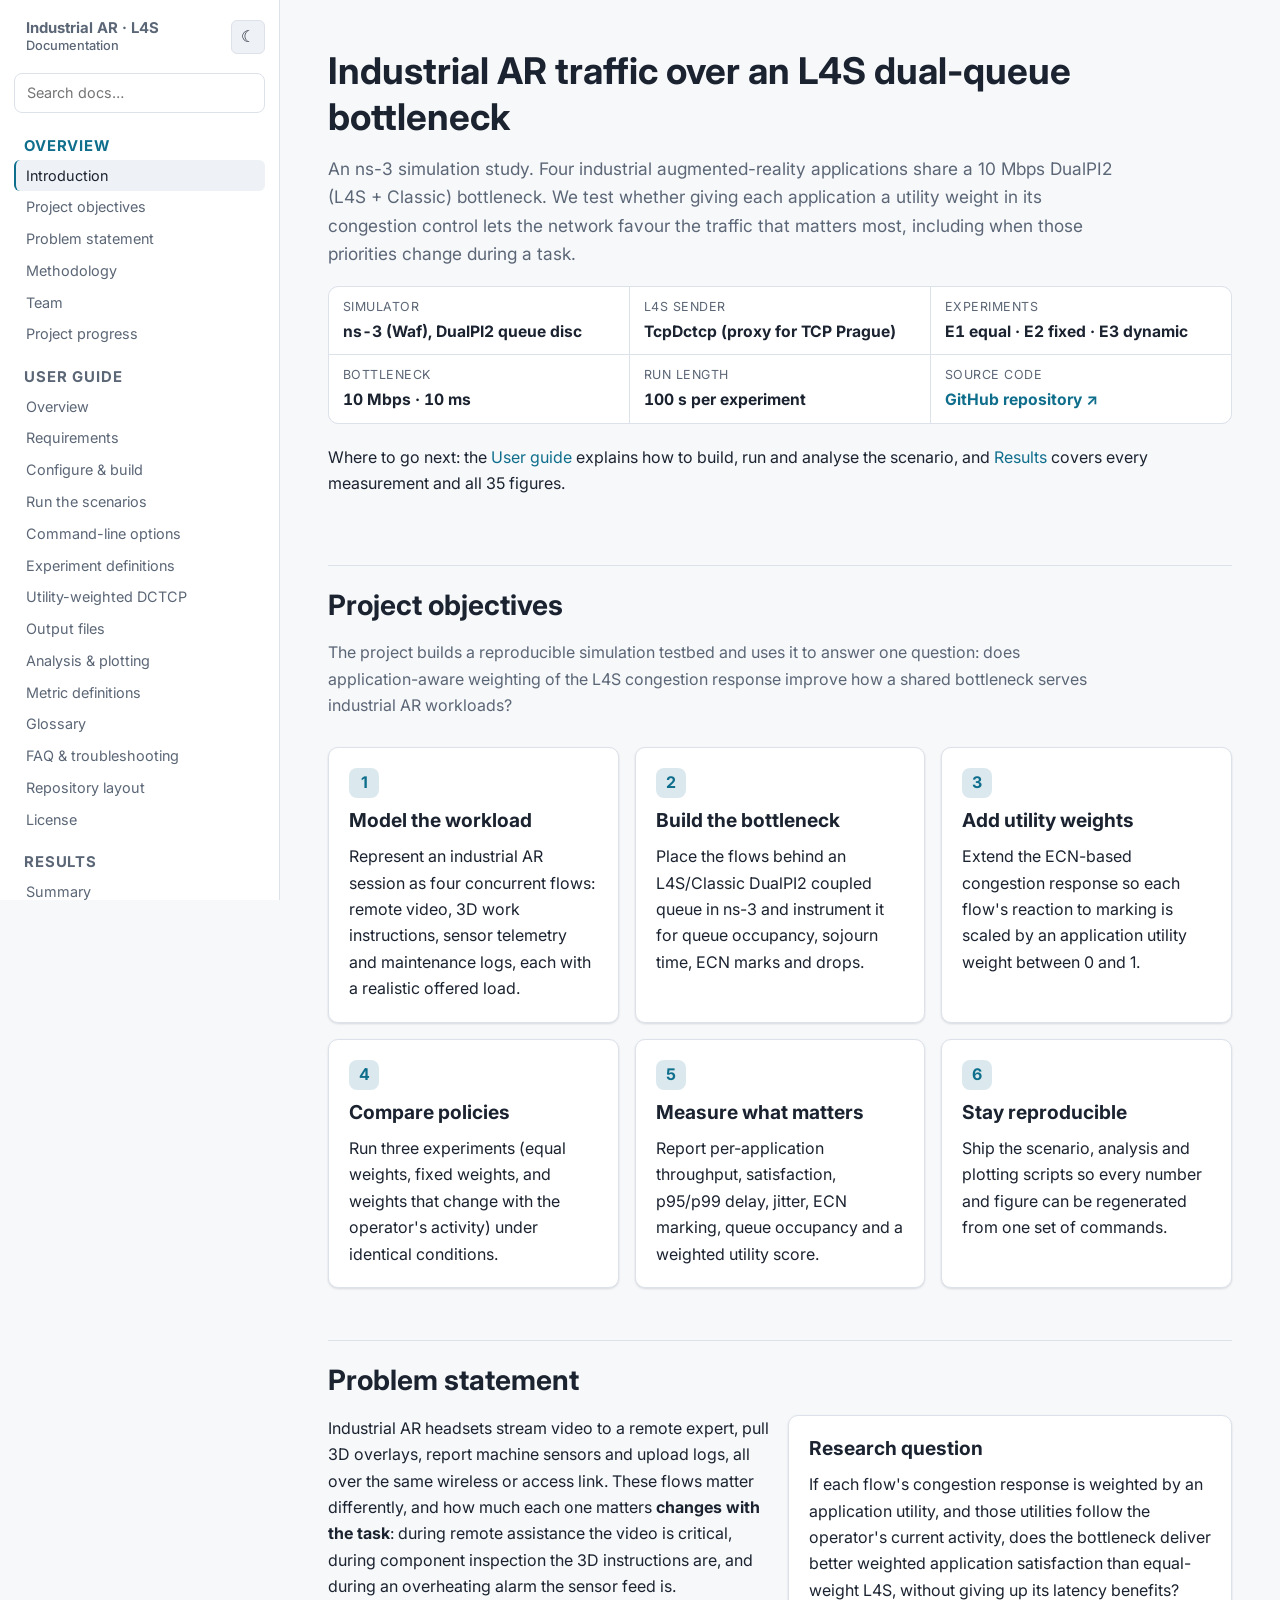
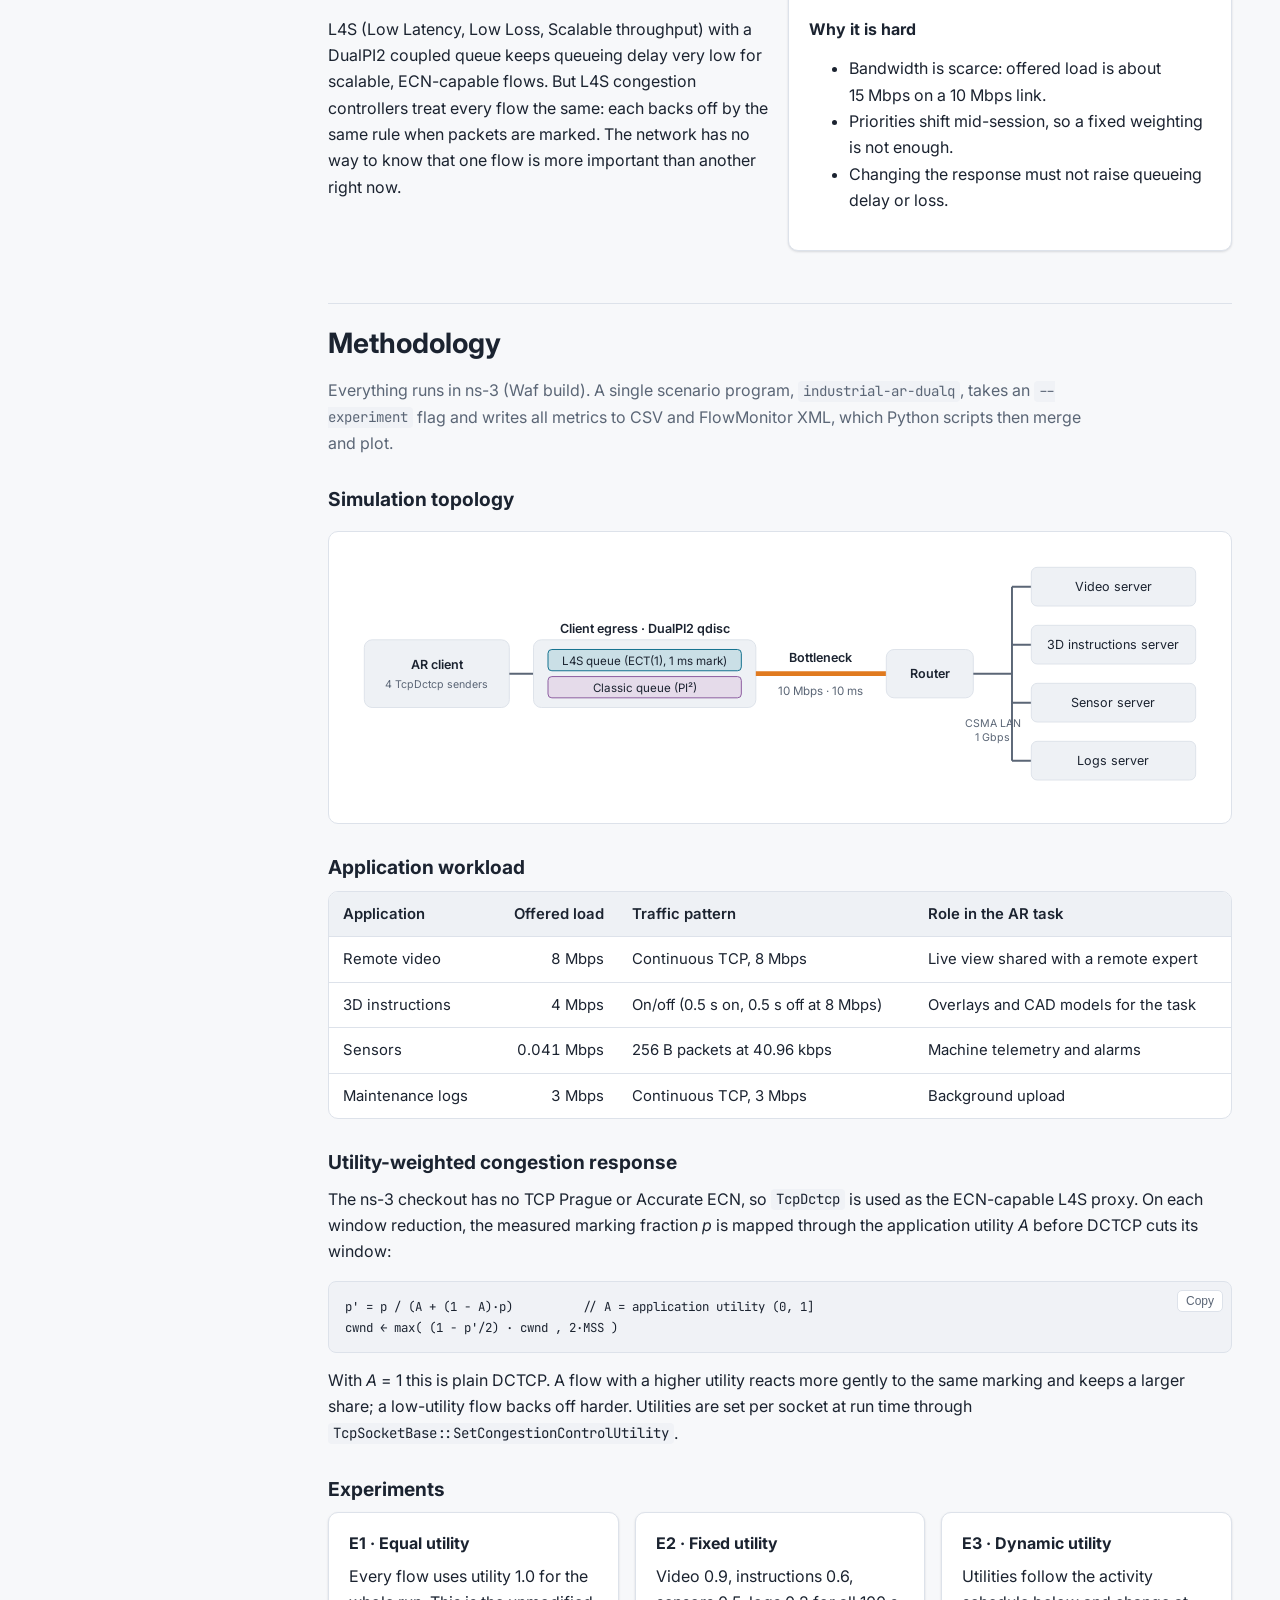
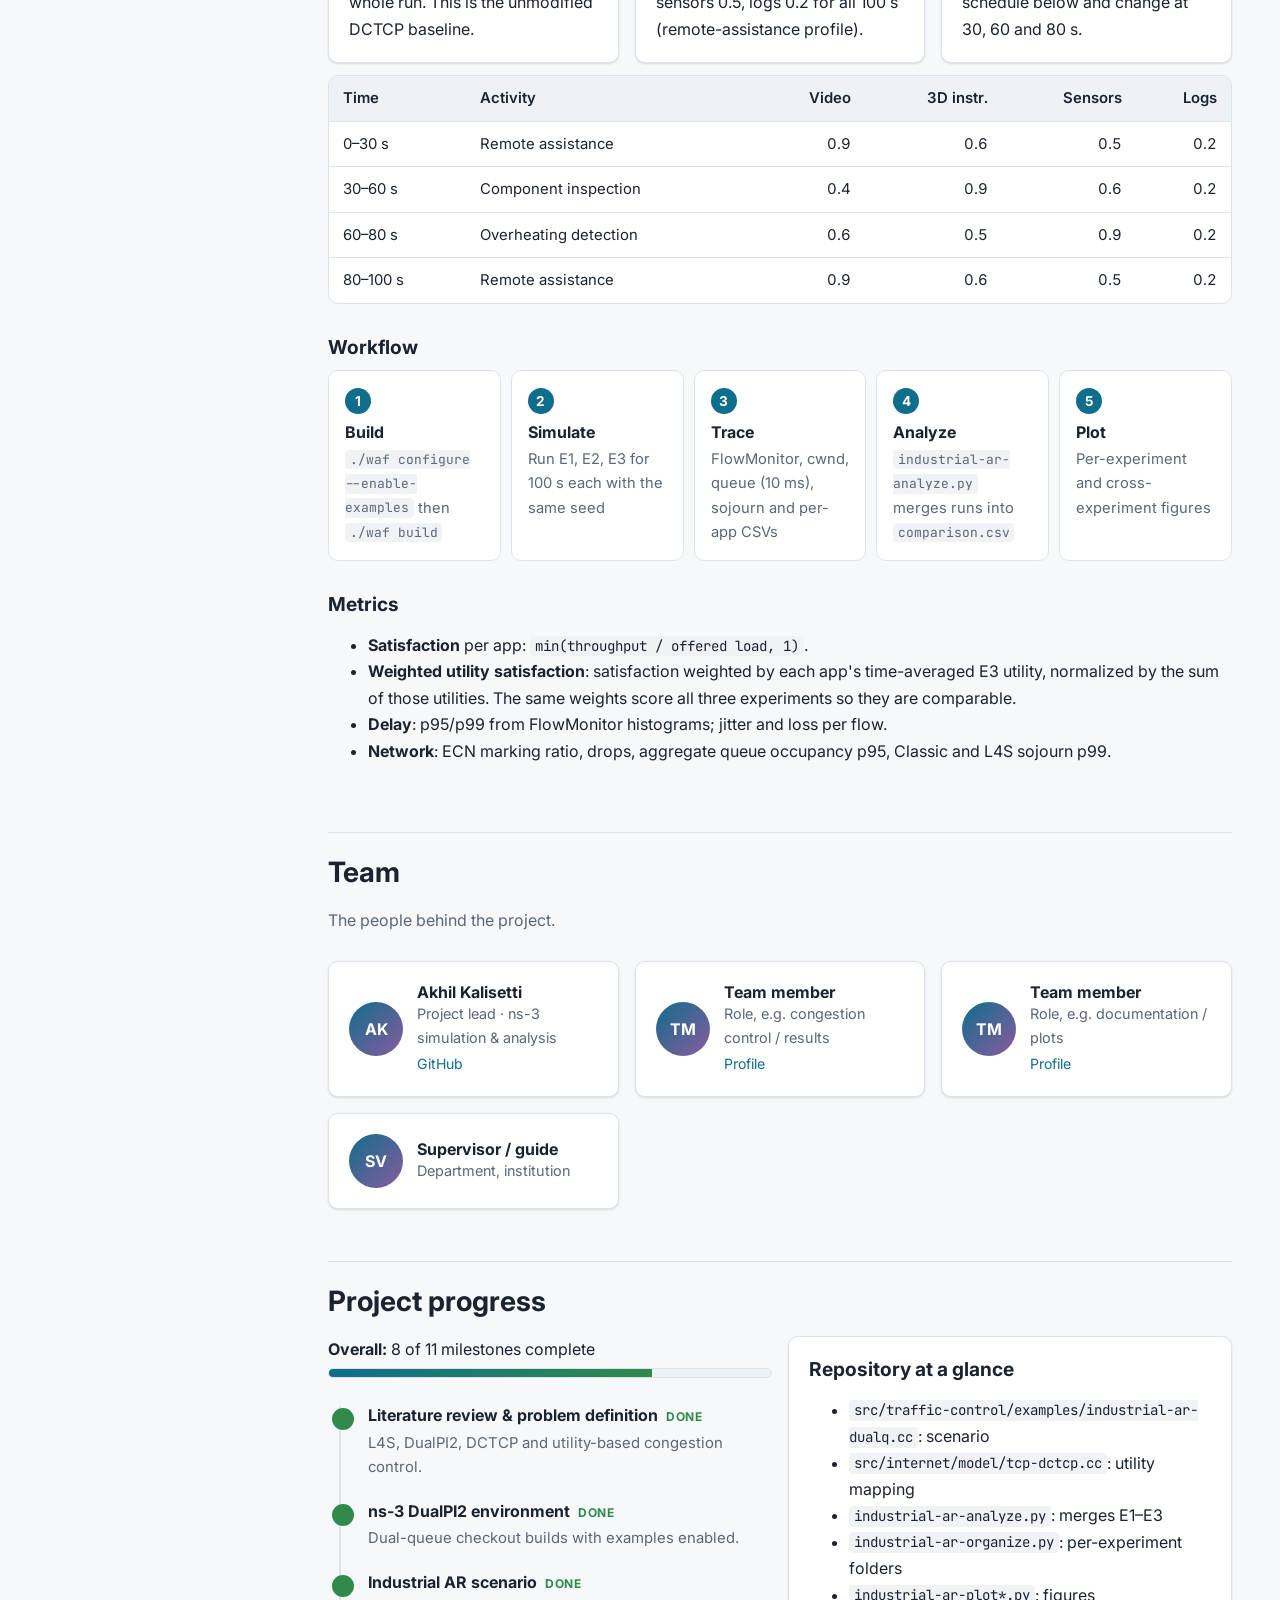
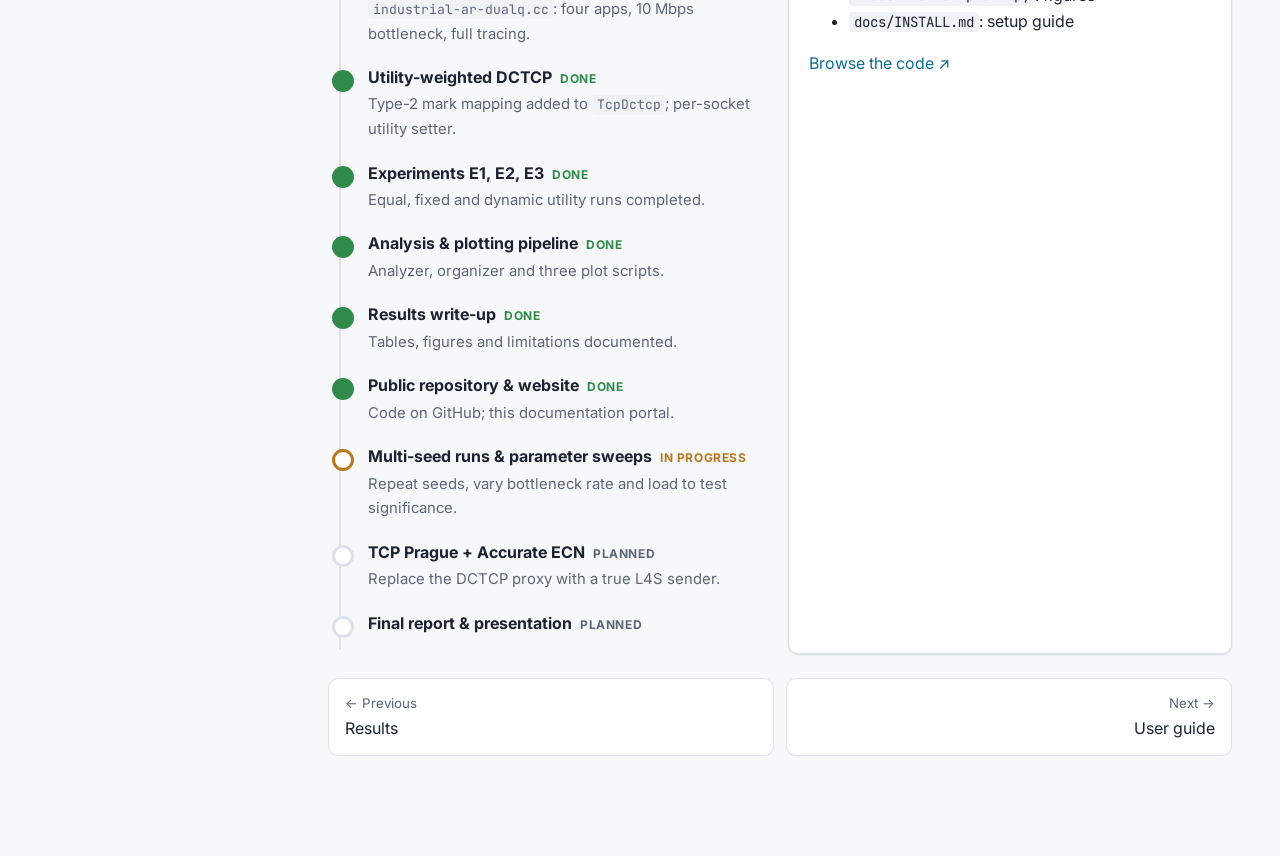
<file: index.html>
<!doctype html>
<html lang="en">
<head>
  <meta charset="utf-8">
  <meta name="viewport" content="width=device-width, initial-scale=1">
  <title>Industrial AR Overview</title>
  <meta name="description" content="ns-3 study of utility-aware congestion control for Industrial AR traffic over an L4S/Classic DualPI2 dual-queue bottleneck.">
  <link rel="preconnect" href="https://fonts.googleapis.com">
  <link rel="preconnect" href="https://fonts.gstatic.com" crossorigin>
  <link href="https://fonts.googleapis.com/css2?family=Inter:wght@400;600;700&family=JetBrains+Mono&display=swap" rel="stylesheet">
  <link rel="stylesheet" href="assets/style.css">
</head>
<body>

<div class="docs-layout">
<aside class="docs-nav" id="sidebar" aria-label="Documentation"></aside>
<main class="docs-content">
  <section id="introduction">
    <h1>Industrial AR traffic over an L4S dual-queue bottleneck</h1>
    <p class="lead-doc">An ns-3 simulation study. Four industrial augmented-reality applications share a 10&nbsp;Mbps DualPI2 (L4S + Classic) bottleneck. We test whether giving each application a utility weight in its congestion control lets the network favour the traffic that matters most, including when those priorities change during a task.</p>
    <div class="kv">
      <div><span>Simulator</span><b>ns-3 (Waf), DualPI2 queue disc</b></div>
      <div><span>L4S sender</span><b>TcpDctcp (proxy for TCP Prague)</b></div>
      <div><span>Experiments</span><b>E1 equal · E2 fixed · E3 dynamic</b></div>
      <div><span>Bottleneck</span><b>10 Mbps · 10 ms</b></div>
      <div><span>Run length</span><b>100 s per experiment</b></div>
      <div><span>Source code</span><b><a href="https://github.com/Akhilkalisetti/L4S_applicaton_centirc-Documentation_portal" target="_blank" rel="noopener">GitHub repository ↗</a></b></div>
    </div>
    <p>Where to go next: the <a href="documentation.html">User guide</a> explains how to build, run and analyse the scenario, and <a href="results.html">Results</a> covers every measurement and all 35 figures.</p>
  </section>

  <section id="objectives">
      <h2>Project objectives</h2>
      <p class="section-intro">The project builds a reproducible simulation testbed and uses it to answer one question: does application-aware weighting of the L4S congestion response improve how a shared bottleneck serves industrial AR workloads?</p>
      <div class="grid grid-3">
        <div class="card"><div class="num">1</div><h3>Model the workload</h3><p>Represent an industrial AR session as four concurrent flows: remote video, 3D work instructions, sensor telemetry and maintenance logs, each with a realistic offered load.</p></div>
        <div class="card"><div class="num">2</div><h3>Build the bottleneck</h3><p>Place the flows behind an L4S/Classic DualPI2 coupled queue in ns-3 and instrument it for queue occupancy, sojourn time, ECN marks and drops.</p></div>
        <div class="card"><div class="num">3</div><h3>Add utility weights</h3><p>Extend the ECN-based congestion response so each flow's reaction to marking is scaled by an application utility weight between 0 and 1.</p></div>
        <div class="card"><div class="num">4</div><h3>Compare policies</h3><p>Run three experiments (equal weights, fixed weights, and weights that change with the operator's activity) under identical conditions.</p></div>
        <div class="card"><div class="num">5</div><h3>Measure what matters</h3><p>Report per-application throughput, satisfaction, p95/p99 delay, jitter, ECN marking, queue occupancy and a weighted utility score.</p></div>
        <div class="card"><div class="num">6</div><h3>Stay reproducible</h3><p>Ship the scenario, analysis and plotting scripts so every number and figure can be regenerated from one set of commands.</p></div>
      </div>
  </section>

  <section id="problem">
      <h2>Problem statement</h2>
      <div class="grid grid-2">
        <div>
          <p>Industrial AR headsets stream video to a remote expert, pull 3D overlays, report machine sensors and upload logs, all over the same wireless or access link. These flows matter differently, and how much each one matters <strong>changes with the task</strong>: during remote assistance the video is critical, during component inspection the 3D instructions are, and during an overheating alarm the sensor feed is.</p>
          <p>L4S (Low Latency, Low Loss, Scalable throughput) with a DualPI2 coupled queue keeps queueing delay very low for scalable, ECN-capable flows. But L4S congestion controllers treat every flow the same: each backs off by the same rule when packets are marked. The network has no way to know that one flow is more important than another right now.</p>
        </div>
        <div class="card">
          <h3 style="margin-top:0">Research question</h3>
          <p>If each flow's congestion response is weighted by an application utility, and those utilities follow the operator's current activity, does the bottleneck deliver better weighted application satisfaction than equal-weight L4S, without giving up its latency benefits?</p>
          <h4>Why it is hard</h4>
          <ul>
            <li>Bandwidth is scarce: offered load is about 15&nbsp;Mbps on a 10&nbsp;Mbps link.</li>
            <li>Priorities shift mid-session, so a fixed weighting is not enough.</li>
            <li>Changing the response must not raise queueing delay or loss.</li>
          </ul>
        </div>
      </div>
  </section>

  <section id="methodology">
      <h2>Methodology</h2>
      <p class="section-intro">Everything runs in ns-3 (Waf build). A single scenario program, <code>industrial-ar-dualq</code>, takes an <code>--experiment</code> flag and writes all metrics to CSV and FlowMonitor XML, which Python scripts then merge and plot.</p>

      <h3>Simulation topology</h3>
      <div class="diagram" role="img" aria-label="The AR client sends four TCP flows through its DualPI2 egress queue (L4S and Classic sub-queues) over a 10 Mbps, 10 ms bottleneck to a router, which forwards them over a 1 Gbps LAN to four application servers.">
        <svg viewBox="0 0 900 260" xmlns="http://www.w3.org/2000/svg">
          <g font-size="13">
            <rect class="box" x="20" y="95" width="150" height="70" rx="8"/><text x="95" y="125" text-anchor="middle" font-weight="600">AR client</text><text class="muted" x="95" y="145" text-anchor="middle" font-size="11">4 TcpDctcp senders</text>
            <path class="line" d="M170 130 H195" stroke-width="2"/>
            <rect class="box" x="195" y="95" width="230" height="70" rx="8"/>
            <text x="310" y="88" text-anchor="middle" font-weight="600">Client egress · DualPI2 qdisc</text>
            <rect class="l4s" x="210" y="105" width="200" height="22" rx="4"/><text x="310" y="121" text-anchor="middle" font-size="12">L4S queue (ECT(1), 1 ms mark)</text>
            <rect class="classic" x="210" y="133" width="200" height="22" rx="4"/><text x="310" y="149" text-anchor="middle" font-size="12">Classic queue (PI²)</text>
            <path class="line bneck" d="M425 130 H560" stroke-width="5"/>
            <text x="492" y="118" text-anchor="middle" font-weight="600">Bottleneck</text>
            <text class="muted" x="492" y="152" text-anchor="middle" font-size="12">10 Mbps · 10 ms</text>
            <rect class="box" x="560" y="105" width="90" height="50" rx="8"/><text x="605" y="135" text-anchor="middle" font-weight="600">Router</text>
            <path class="line" d="M650 130 H690" stroke-width="2"/>
            <text class="muted" x="670" y="185" text-anchor="middle" font-size="11">CSMA LAN</text>
            <text class="muted" x="670" y="200" text-anchor="middle" font-size="11">1 Gbps</text>
            <path class="line" d="M690 40 V220 M690 40 H710 M690 100 H710 M690 160 H710 M690 220 H710" stroke-width="2"/>
            <rect class="box" x="710" y="20" width="170" height="40" rx="6"/><text x="795" y="45" text-anchor="middle">Video server</text>
            <rect class="box" x="710" y="80" width="170" height="40" rx="6"/><text x="795" y="105" text-anchor="middle">3D instructions server</text>
            <rect class="box" x="710" y="140" width="170" height="40" rx="6"/><text x="795" y="165" text-anchor="middle">Sensor server</text>
            <rect class="box" x="710" y="200" width="170" height="40" rx="6"/><text x="795" y="225" text-anchor="middle">Logs server</text>
          </g>
        </svg>
      </div>

      <h3>Application workload</h3>
      <div class="table-wrap"><table>
        <thead><tr><th>Application</th><th class="r">Offered load</th><th>Traffic pattern</th><th>Role in the AR task</th></tr></thead>
        <tbody>
          <tr><td>Remote video</td><td class="r">8 Mbps</td><td>Continuous TCP, 8 Mbps</td><td>Live view shared with a remote expert</td></tr>
          <tr><td>3D instructions</td><td class="r">4 Mbps</td><td>On/off (0.5 s on, 0.5 s off at 8 Mbps)</td><td>Overlays and CAD models for the task</td></tr>
          <tr><td>Sensors</td><td class="r">0.041 Mbps</td><td>256 B packets at 40.96 kbps</td><td>Machine telemetry and alarms</td></tr>
          <tr><td>Maintenance logs</td><td class="r">3 Mbps</td><td>Continuous TCP, 3 Mbps</td><td>Background upload</td></tr>
        </tbody>
      </table></div>

      <h3>Utility-weighted congestion response</h3>
      <p>The ns-3 checkout has no TCP Prague or Accurate ECN, so <code>TcpDctcp</code> is used as the ECN-capable L4S proxy. On each window reduction, the measured marking fraction <em>p</em> is mapped through the application utility <em>A</em> before DCTCP cuts its window:</p>
      <pre><code>p' = p / (A + (1 − A)·p)          // A = application utility (0, 1]
cwnd ← max( (1 − p'/2) · cwnd , 2·MSS )</code></pre>
      <p>With <em>A</em>&nbsp;=&nbsp;1 this is plain DCTCP. A flow with a higher utility reacts more gently to the same marking and keeps a larger share; a low-utility flow backs off harder. Utilities are set per socket at run time through <code>TcpSocketBase::SetCongestionControlUtility</code>.</p>

      <h3>Experiments</h3>
      <div class="grid grid-3">
        <div class="card"><h4>E1 · Equal utility</h4><p>Every flow uses utility 1.0 for the whole run. This is the unmodified DCTCP baseline.</p></div>
        <div class="card"><h4>E2 · Fixed utility</h4><p>Video 0.9, instructions 0.6, sensors 0.5, logs 0.2 for all 100 s (remote-assistance profile).</p></div>
        <div class="card"><h4>E3 · Dynamic utility</h4><p>Utilities follow the activity schedule below and change at 30, 60 and 80 s.</p></div>
      </div>
      <div class="table-wrap"><table>
        <thead><tr><th>Time</th><th>Activity</th><th class="r">Video</th><th class="r">3D instr.</th><th class="r">Sensors</th><th class="r">Logs</th></tr></thead>
        <tbody>
          <tr><td>0–30 s</td><td>Remote assistance</td><td class="r">0.9</td><td class="r">0.6</td><td class="r">0.5</td><td class="r">0.2</td></tr>
          <tr><td>30–60 s</td><td>Component inspection</td><td class="r">0.4</td><td class="r">0.9</td><td class="r">0.6</td><td class="r">0.2</td></tr>
          <tr><td>60–80 s</td><td>Overheating detection</td><td class="r">0.6</td><td class="r">0.5</td><td class="r">0.9</td><td class="r">0.2</td></tr>
          <tr><td>80–100 s</td><td>Remote assistance</td><td class="r">0.9</td><td class="r">0.6</td><td class="r">0.5</td><td class="r">0.2</td></tr>
        </tbody>
      </table></div>

      <h3>Workflow</h3>
      <div class="flow">
        <div class="step"><h4>Build</h4><p><code>./waf configure --enable-examples</code> then <code>./waf build</code></p></div>
        <div class="step"><h4>Simulate</h4><p>Run E1, E2, E3 for 100 s each with the same seed</p></div>
        <div class="step"><h4>Trace</h4><p>FlowMonitor, cwnd, queue (10 ms), sojourn and per-app CSVs</p></div>
        <div class="step"><h4>Analyze</h4><p><code>industrial-ar-analyze.py</code> merges runs into <code>comparison.csv</code></p></div>
        <div class="step"><h4>Plot</h4><p>Per-experiment and cross-experiment figures</p></div>
      </div>

      <h3>Metrics</h3>
      <ul>
        <li><strong>Satisfaction</strong> per app: <code>min(throughput / offered load, 1)</code>.</li>
        <li><strong>Weighted utility satisfaction</strong>: satisfaction weighted by each app's time-averaged E3 utility, normalized by the sum of those utilities. The same weights score all three experiments so they are comparable.</li>
        <li><strong>Delay</strong>: p95/p99 from FlowMonitor histograms; jitter and loss per flow.</li>
        <li><strong>Network</strong>: ECN marking ratio, drops, aggregate queue occupancy p95, Classic and L4S sojourn p99.</li>
      </ul>
  </section>

  
  <section id="team">
      <h2>Team</h2>
      <p class="section-intro">The people behind the project. <!-- Edit names, roles and links below. --></p>
      <div class="grid grid-3">
        <div class="card member">
          <div class="avatar">AK</div>
          <div>
            <h4 style="margin:0">Akhil Kalisetti</h4>
            <div class="role">Project lead · ns-3 simulation &amp; analysis</div>
            <div class="links"><a href="https://github.com/Akhilkalisetti" target="_blank" rel="noopener">GitHub</a></div>
          </div>
        </div>
        <div class="card member">
          <div class="avatar">TM</div>
          <div>
            <h4 style="margin:0">Team member</h4>
            <div class="role">Role, e.g. congestion control / results</div>
            <div class="links"><a href="#">Profile</a></div>
          </div>
        </div>
        <div class="card member">
          <div class="avatar">TM</div>
          <div>
            <h4 style="margin:0">Team member</h4>
            <div class="role">Role, e.g. documentation / plots</div>
            <div class="links"><a href="#">Profile</a></div>
          </div>
        </div>
        <div class="card member">
          <div class="avatar">SV</div>
          <div>
            <h4 style="margin:0">Supervisor / guide</h4>
            <div class="role">Department, institution</div>
          </div>
        </div>
      </div>
  </section>

  <section id="progress">
      <h2>Project progress</h2>
      <div class="grid grid-2">
        <div>
          <p style="margin-bottom:6px"><strong>Overall:</strong> 8 of 11 milestones complete</p>
          <div class="progress-bar" aria-label="73 percent complete"><span style="width:73%"></span></div>
          <ul class="timeline">
            <li class="done"><strong>Literature review &amp; problem definition</strong><span class="status">Done</span><p>L4S, DualPI2, DCTCP and utility-based congestion control.</p></li>
            <li class="done"><strong>ns-3 DualPI2 environment</strong><span class="status">Done</span><p>Dual-queue checkout builds with examples enabled.</p></li>
            <li class="done"><strong>Industrial AR scenario</strong><span class="status">Done</span><p><code>industrial-ar-dualq.cc</code>: four apps, 10 Mbps bottleneck, full tracing.</p></li>
            <li class="done"><strong>Utility-weighted DCTCP</strong><span class="status">Done</span><p>Type-2 mark mapping added to <code>TcpDctcp</code>; per-socket utility setter.</p></li>
            <li class="done"><strong>Experiments E1, E2, E3</strong><span class="status">Done</span><p>Equal, fixed and dynamic utility runs completed.</p></li>
            <li class="done"><strong>Analysis &amp; plotting pipeline</strong><span class="status">Done</span><p>Analyzer, organizer and three plot scripts.</p></li>
            <li class="done"><strong>Results write-up</strong><span class="status">Done</span><p>Tables, figures and limitations documented.</p></li>
            <li class="done"><strong>Public repository &amp; website</strong><span class="status">Done</span><p>Code on GitHub; this documentation portal.</p></li>
            <li class="doing"><strong>Multi-seed runs &amp; parameter sweeps</strong><span class="status">In progress</span><p>Repeat seeds, vary bottleneck rate and load to test significance.</p></li>
            <li class="todo"><strong>TCP Prague + Accurate ECN</strong><span class="status">Planned</span><p>Replace the DCTCP proxy with a true L4S sender.</p></li>
            <li class="todo"><strong>Final report &amp; presentation</strong><span class="status">Planned</span></li>
          </ul>
        </div>
        <div class="card">
          <h3>Repository at a glance</h3>
          <ul>
            <li><code>src/traffic-control/examples/industrial-ar-dualq.cc</code>: scenario</li>
            <li><code>src/internet/model/tcp-dctcp.cc</code>: utility mapping</li>
            <li><code>industrial-ar-analyze.py</code>: merges E1–E3</li>
            <li><code>industrial-ar-organize.py</code>: per-experiment folders</li>
            <li><code>industrial-ar-plot*.py</code>: figures</li>
            <li><code>docs/INSTALL.md</code>: setup guide</li>
          </ul>
          <a href="https://github.com/Akhilkalisetti/L4S_applicaton_centirc-Documentation_portal" target="_blank" rel="noopener">Browse the code ↗</a>
        </div>
      </div>
    <div class="pager">
      <a href="results.html"><small>← Previous</small>Results</a>
      <a href="documentation.html"><small>Next →</small>User guide</a>
    </div>
  </section>
</main>
</div>

<script src="assets/nav.js"></script>
<script src="assets/main.js"></script>
</body>
</html>
</file>
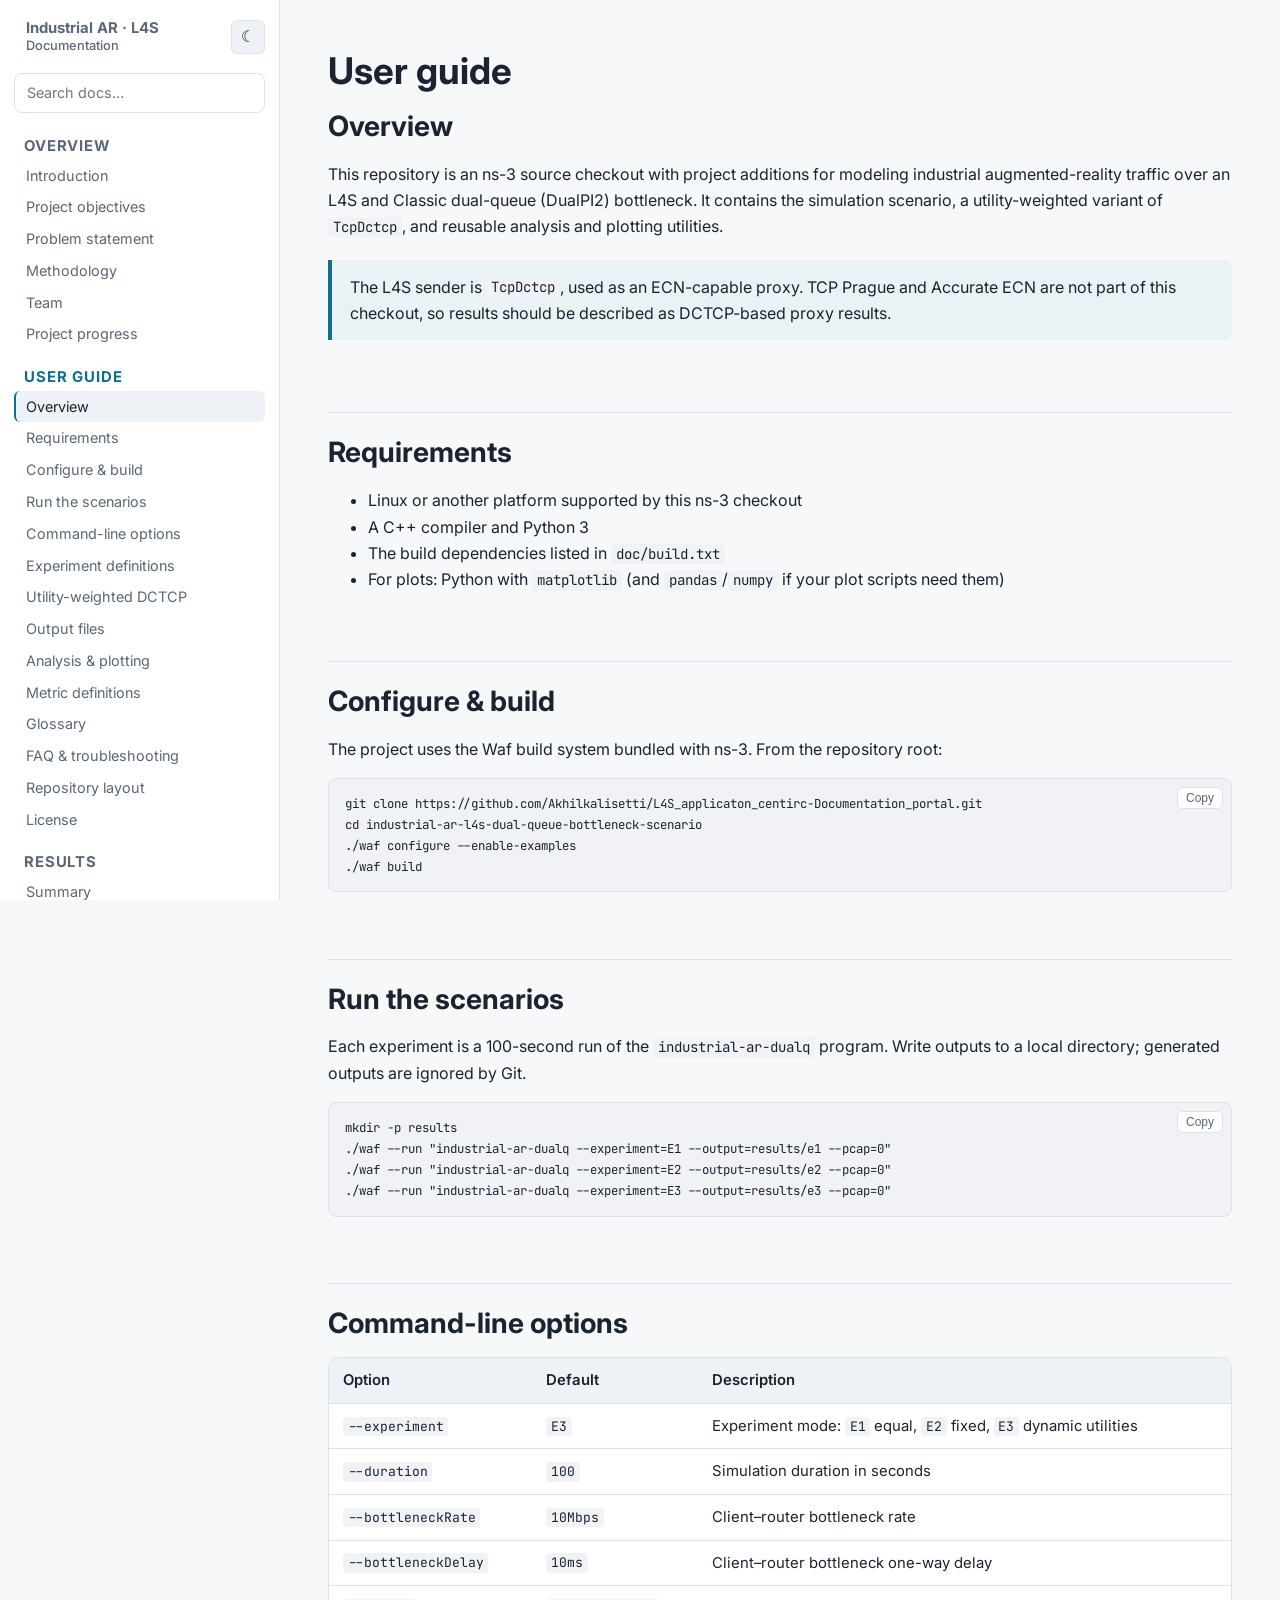
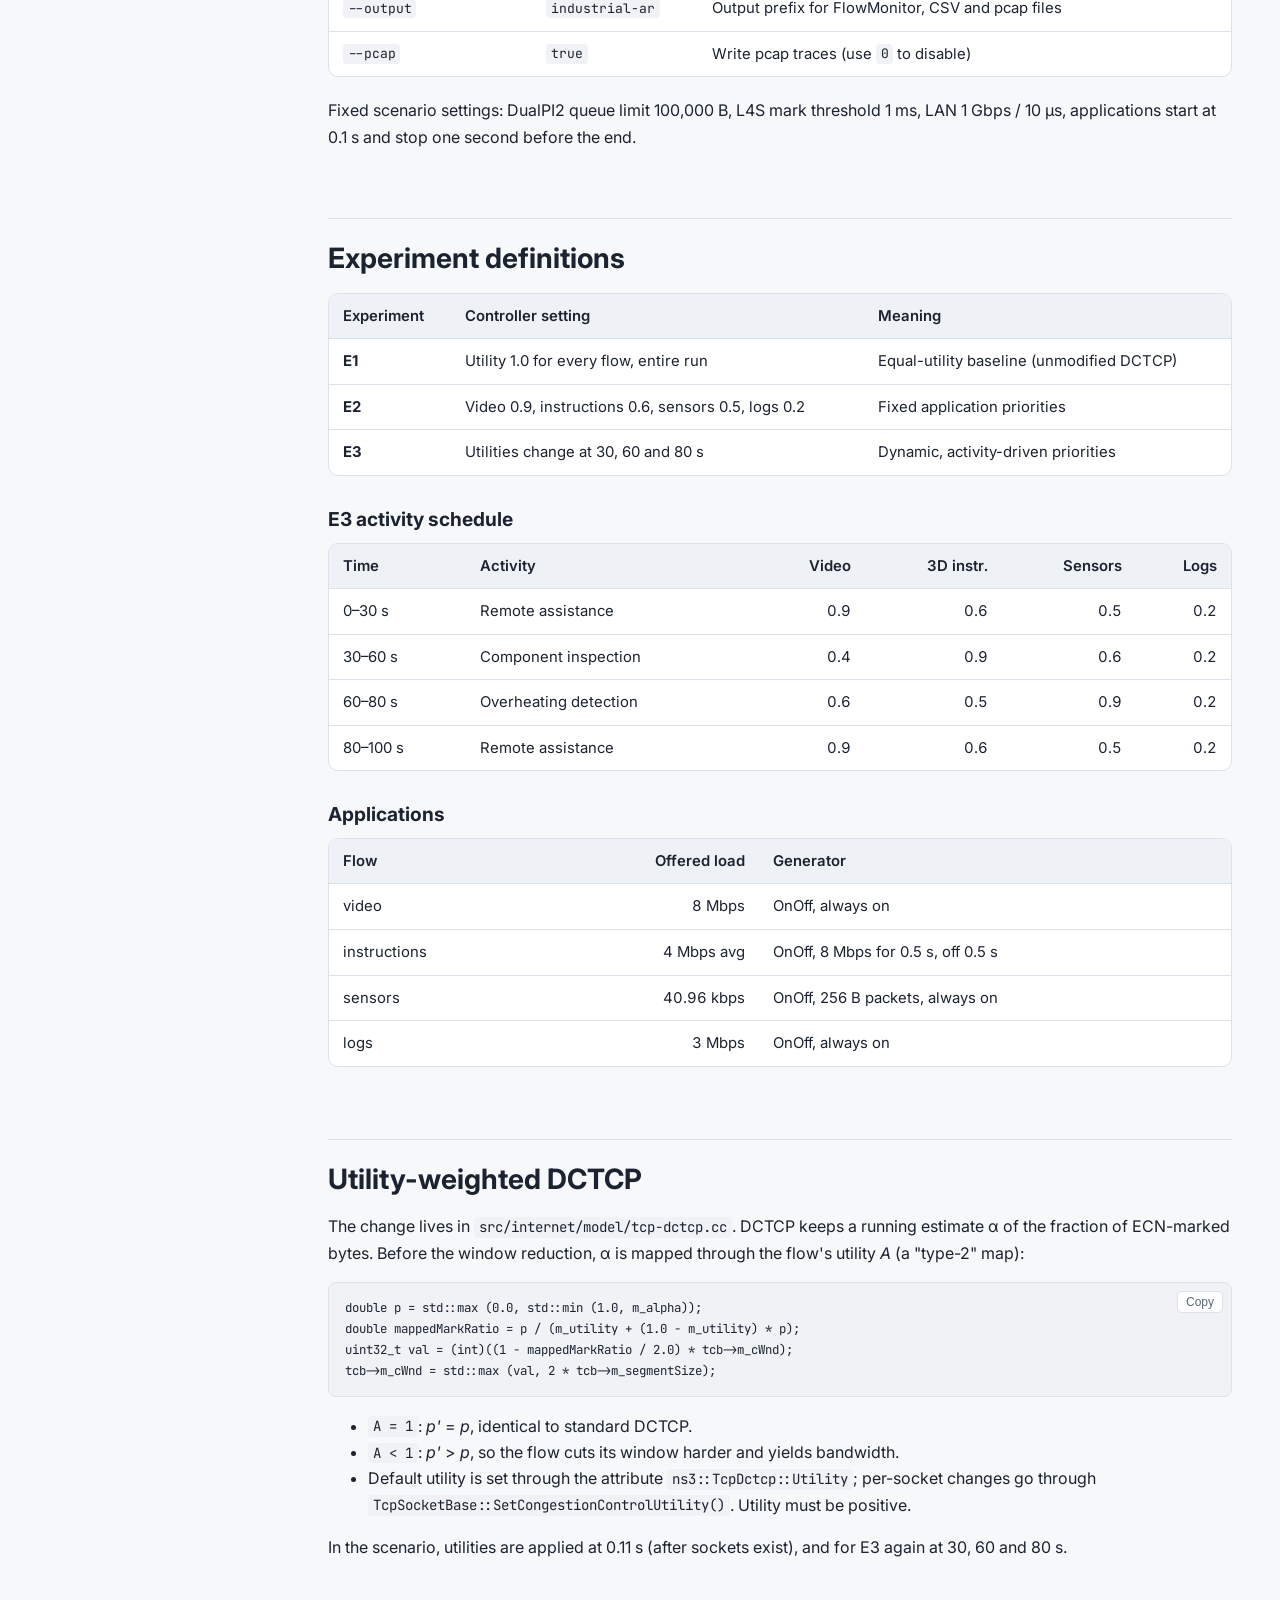
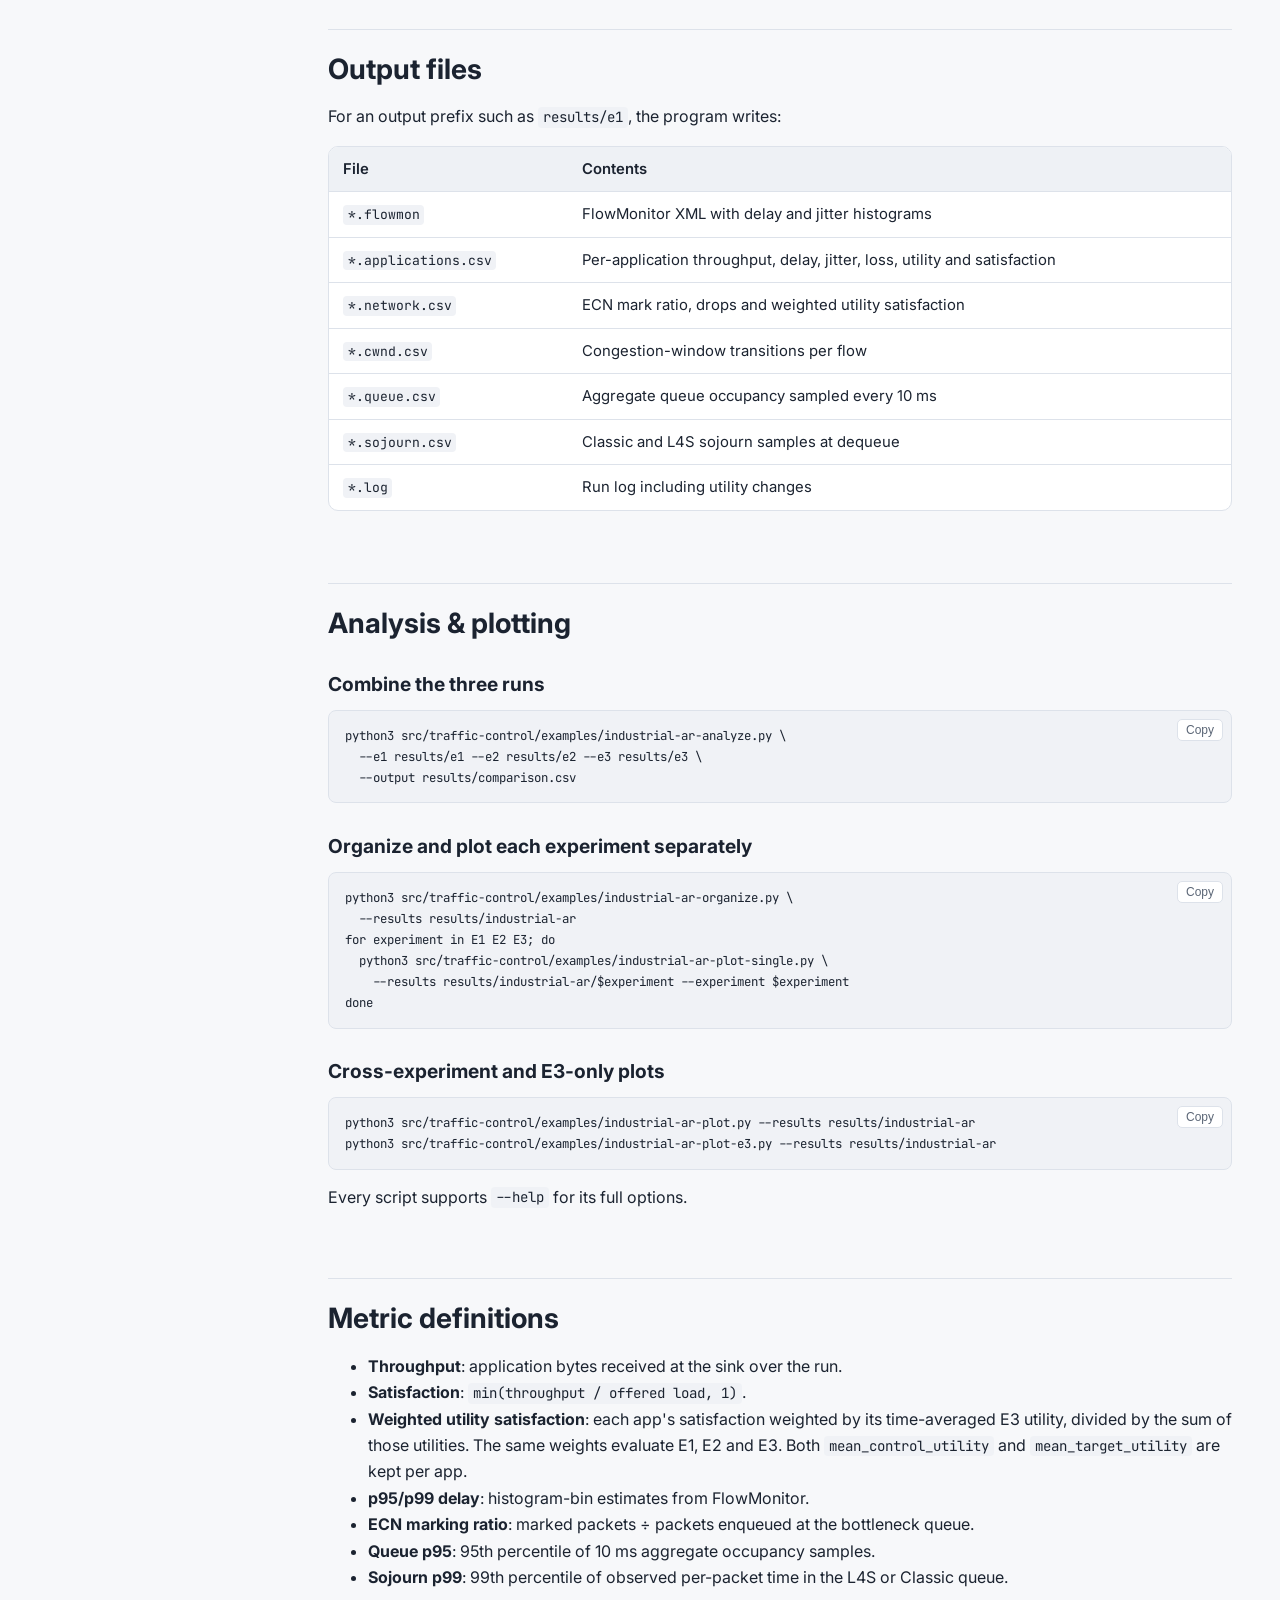
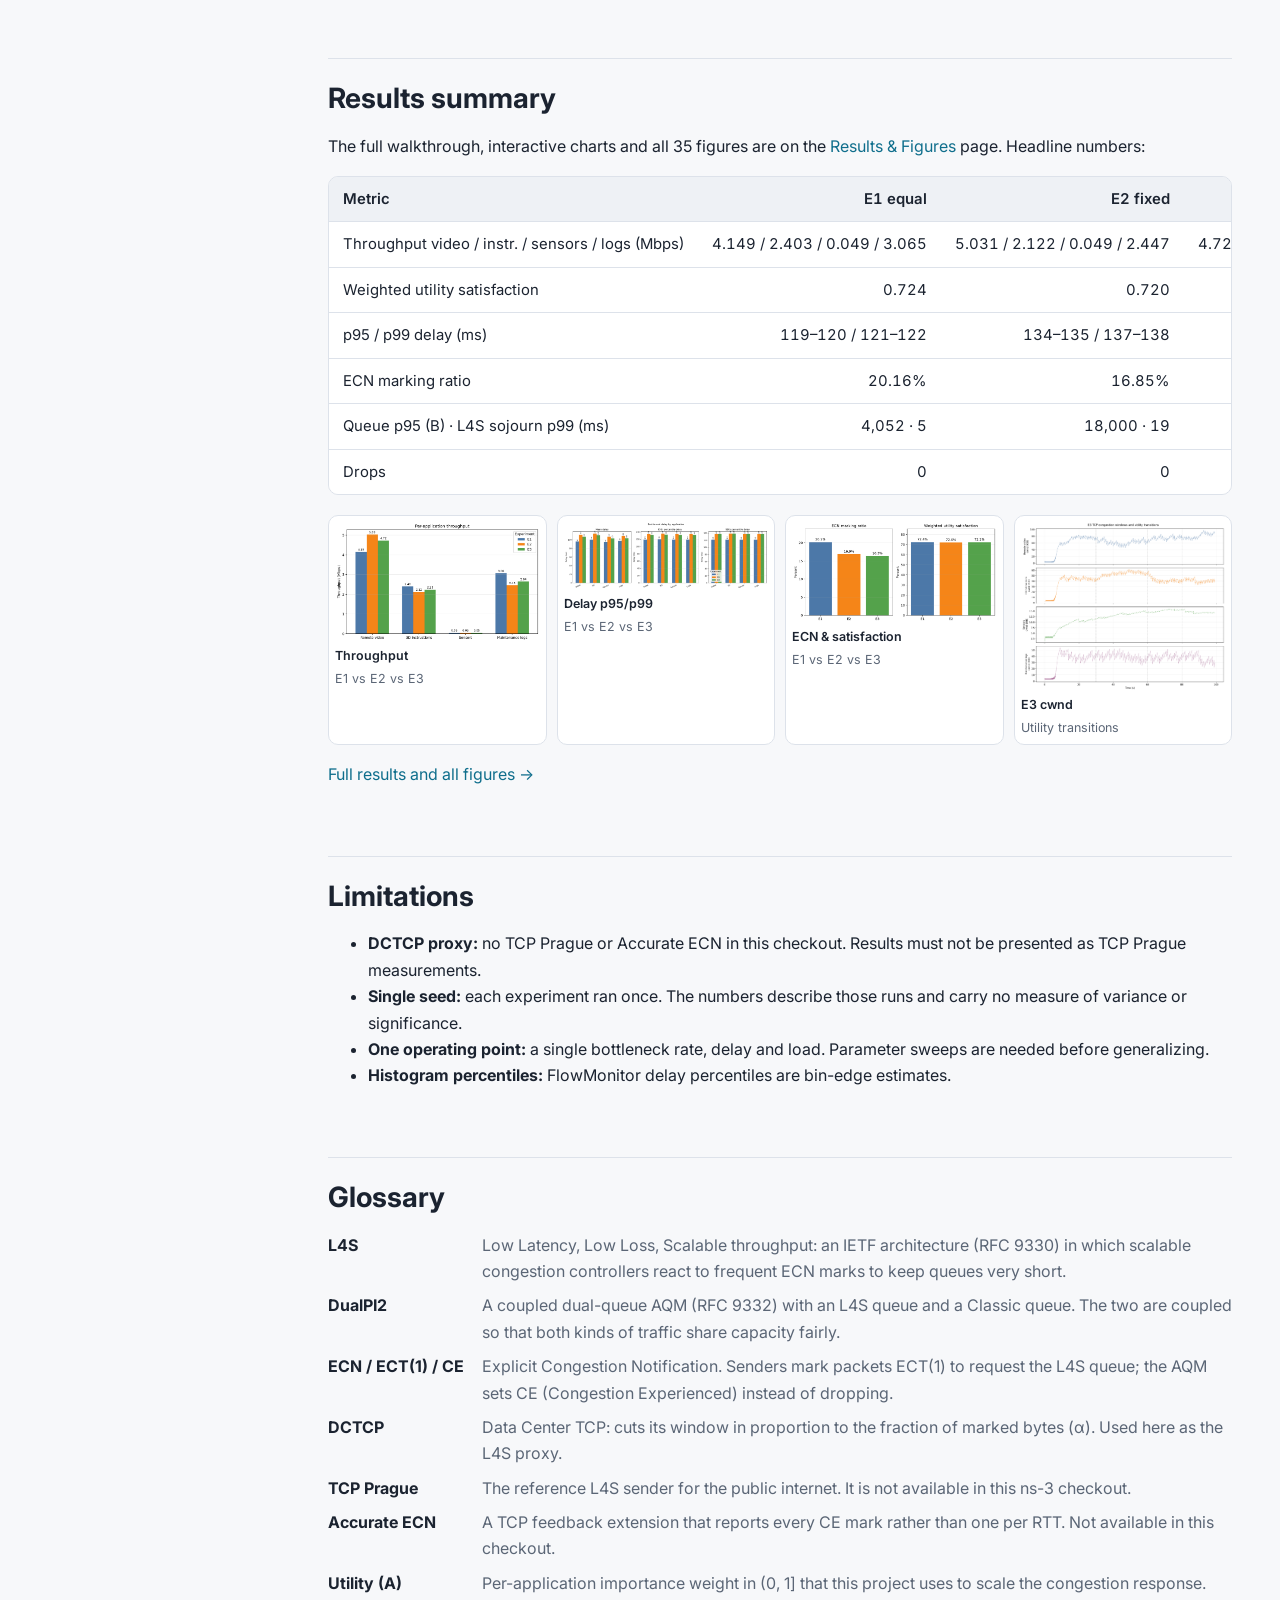
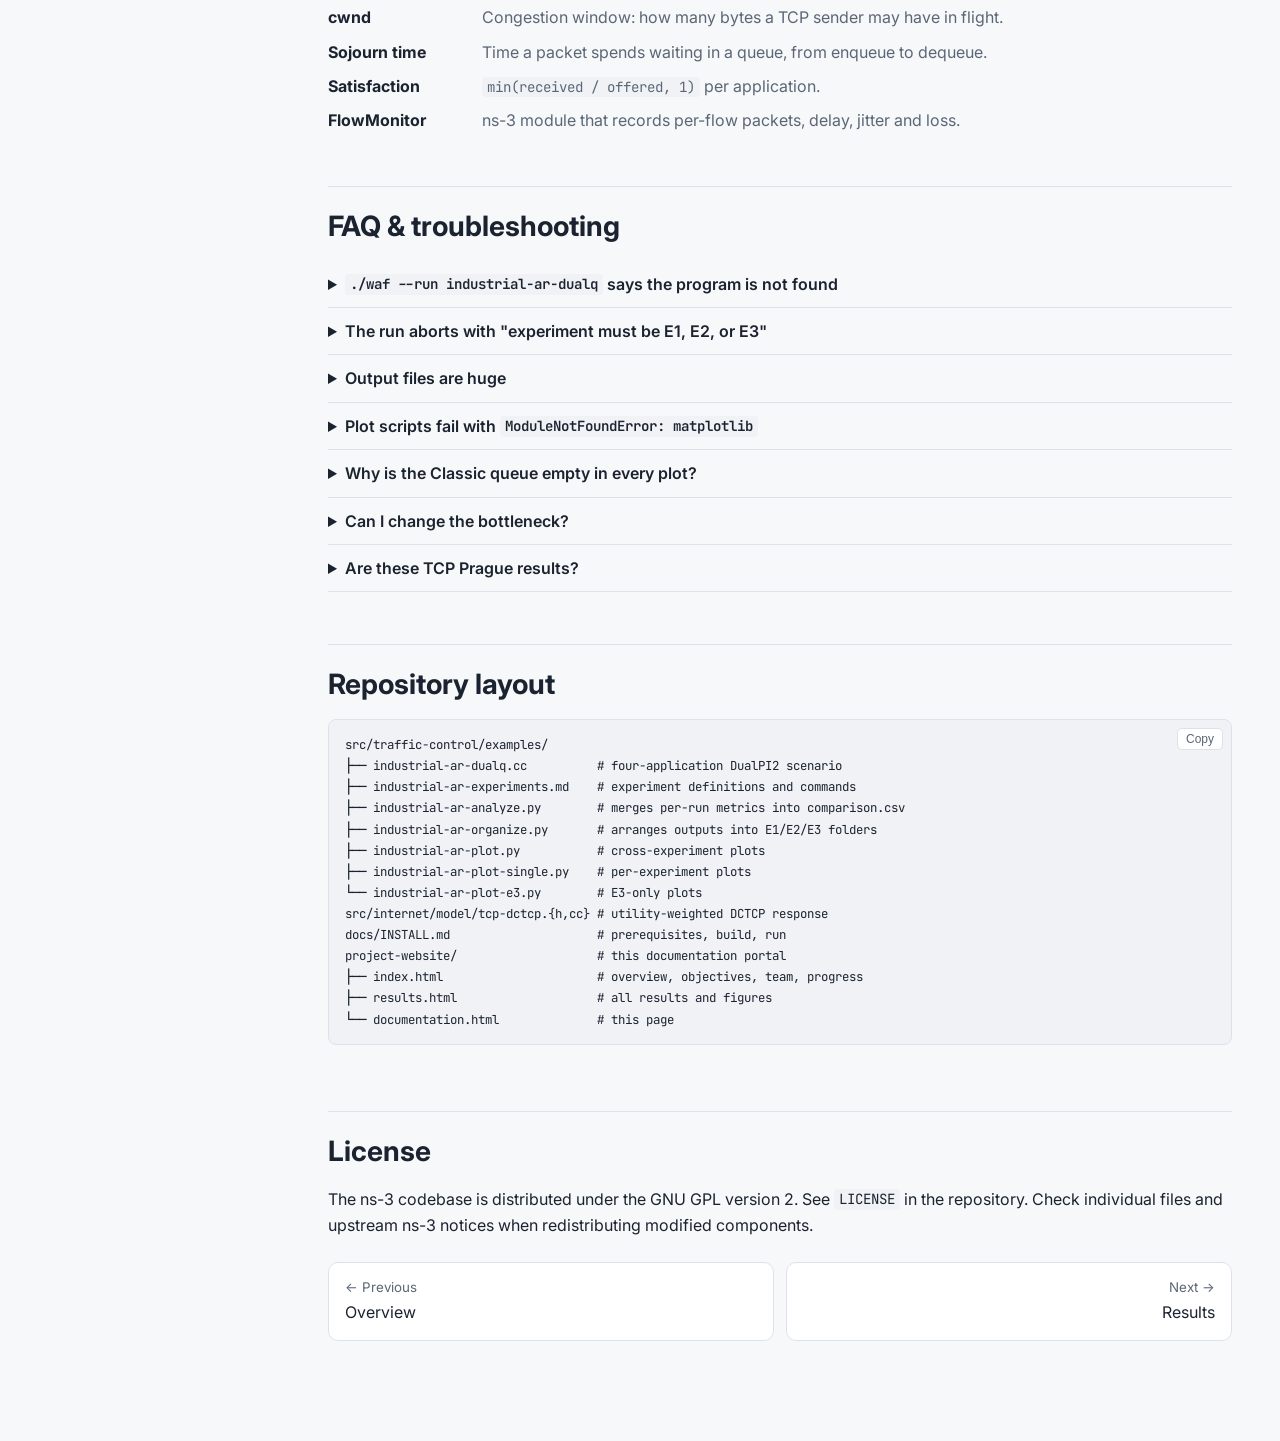
<file: documentation.html>
<!doctype html>
<html lang="en">
<head>
  <meta charset="utf-8">
  <meta name="viewport" content="width=device-width, initial-scale=1">
  <title>Industrial AR User Guide</title>
  <meta name="description" content="Installation, usage, experiment definitions, outputs and results for the Industrial AR L4S dual-queue ns-3 project.">
  <link rel="preconnect" href="https://fonts.googleapis.com">
  <link rel="preconnect" href="https://fonts.gstatic.com" crossorigin>
  <link href="https://fonts.googleapis.com/css2?family=Inter:wght@400;600;700&family=JetBrains+Mono&display=swap" rel="stylesheet">
  <link rel="stylesheet" href="assets/style.css">
</head>
<body>

<div class="docs-layout">
  <aside class="docs-nav" id="sidebar" aria-label="Documentation"></aside>

  <article class="docs-content">
    <section id="overview">
      <h1>User guide</h1>
      <h2>Overview</h2>
      <p>This repository is an ns-3 source checkout with project additions for modeling industrial augmented-reality traffic over an L4S and Classic dual-queue (DualPI2) bottleneck. It contains the simulation scenario, a utility-weighted variant of <code>TcpDctcp</code>, and reusable analysis and plotting utilities.</p>
      <div class="callout info">The L4S sender is <code>TcpDctcp</code>, used as an ECN-capable proxy. TCP Prague and Accurate ECN are not part of this checkout, so results should be described as DCTCP-based proxy results.</div>
    </section>

    <section id="requirements">
      <h2>Requirements</h2>
      <ul>
        <li>Linux or another platform supported by this ns-3 checkout</li>
        <li>A C++ compiler and Python 3</li>
        <li>The build dependencies listed in <code>doc/build.txt</code></li>
        <li>For plots: Python with <code>matplotlib</code> (and <code>pandas</code>/<code>numpy</code> if your plot scripts need them)</li>
      </ul>
    </section>

    <section id="build">
      <h2>Configure &amp; build</h2>
      <p>The project uses the Waf build system bundled with ns-3. From the repository root:</p>
      <pre><code>git clone https://github.com/Akhilkalisetti/L4S_applicaton_centirc-Documentation_portal.git
cd industrial-ar-l4s-dual-queue-bottleneck-scenario
./waf configure --enable-examples
./waf build</code></pre>
    </section>

    <section id="run">
      <h2>Run the scenarios</h2>
      <p>Each experiment is a 100-second run of the <code>industrial-ar-dualq</code> program. Write outputs to a local directory; generated outputs are ignored by Git.</p>
      <pre><code>mkdir -p results
./waf --run "industrial-ar-dualq --experiment=E1 --output=results/e1 --pcap=0"
./waf --run "industrial-ar-dualq --experiment=E2 --output=results/e2 --pcap=0"
./waf --run "industrial-ar-dualq --experiment=E3 --output=results/e3 --pcap=0"</code></pre>
    </section>

    <section id="options">
      <h2>Command-line options</h2>
      <div class="table-wrap"><table>
        <thead><tr><th>Option</th><th>Default</th><th>Description</th></tr></thead>
        <tbody>
          <tr><td><code>--experiment</code></td><td><code>E3</code></td><td>Experiment mode: <code>E1</code> equal, <code>E2</code> fixed, <code>E3</code> dynamic utilities</td></tr>
          <tr><td><code>--duration</code></td><td><code>100</code></td><td>Simulation duration in seconds</td></tr>
          <tr><td><code>--bottleneckRate</code></td><td><code>10Mbps</code></td><td>Client–router bottleneck rate</td></tr>
          <tr><td><code>--bottleneckDelay</code></td><td><code>10ms</code></td><td>Client–router bottleneck one-way delay</td></tr>
          <tr><td><code>--output</code></td><td><code>industrial-ar</code></td><td>Output prefix for FlowMonitor, CSV and pcap files</td></tr>
          <tr><td><code>--pcap</code></td><td><code>true</code></td><td>Write pcap traces (use <code>0</code> to disable)</td></tr>
        </tbody>
      </table></div>
      <p>Fixed scenario settings: DualPI2 queue limit 100,000 B, L4S mark threshold 1 ms, LAN 1 Gbps / 10 µs, applications start at 0.1 s and stop one second before the end.</p>
    </section>

    <section id="experiments">
      <h2>Experiment definitions</h2>
      <div class="table-wrap"><table>
        <thead><tr><th>Experiment</th><th>Controller setting</th><th>Meaning</th></tr></thead>
        <tbody>
          <tr><td><strong>E1</strong></td><td>Utility 1.0 for every flow, entire run</td><td>Equal-utility baseline (unmodified DCTCP)</td></tr>
          <tr><td><strong>E2</strong></td><td>Video 0.9, instructions 0.6, sensors 0.5, logs 0.2</td><td>Fixed application priorities</td></tr>
          <tr><td><strong>E3</strong></td><td>Utilities change at 30, 60 and 80 s</td><td>Dynamic, activity-driven priorities</td></tr>
        </tbody>
      </table></div>
      <h3>E3 activity schedule</h3>
      <div class="table-wrap"><table>
        <thead><tr><th>Time</th><th>Activity</th><th class="r">Video</th><th class="r">3D instr.</th><th class="r">Sensors</th><th class="r">Logs</th></tr></thead>
        <tbody>
          <tr><td>0–30 s</td><td>Remote assistance</td><td class="r">0.9</td><td class="r">0.6</td><td class="r">0.5</td><td class="r">0.2</td></tr>
          <tr><td>30–60 s</td><td>Component inspection</td><td class="r">0.4</td><td class="r">0.9</td><td class="r">0.6</td><td class="r">0.2</td></tr>
          <tr><td>60–80 s</td><td>Overheating detection</td><td class="r">0.6</td><td class="r">0.5</td><td class="r">0.9</td><td class="r">0.2</td></tr>
          <tr><td>80–100 s</td><td>Remote assistance</td><td class="r">0.9</td><td class="r">0.6</td><td class="r">0.5</td><td class="r">0.2</td></tr>
        </tbody>
      </table></div>
      <h3>Applications</h3>
      <div class="table-wrap"><table>
        <thead><tr><th>Flow</th><th class="r">Offered load</th><th>Generator</th></tr></thead>
        <tbody>
          <tr><td>video</td><td class="r">8 Mbps</td><td>OnOff, always on</td></tr>
          <tr><td>instructions</td><td class="r">4 Mbps avg</td><td>OnOff, 8 Mbps for 0.5 s, off 0.5 s</td></tr>
          <tr><td>sensors</td><td class="r">40.96 kbps</td><td>OnOff, 256 B packets, always on</td></tr>
          <tr><td>logs</td><td class="r">3 Mbps</td><td>OnOff, always on</td></tr>
        </tbody>
      </table></div>
    </section>

    <section id="congestion">
      <h2>Utility-weighted DCTCP</h2>
      <p>The change lives in <code>src/internet/model/tcp-dctcp.cc</code>. DCTCP keeps a running estimate α of the fraction of ECN-marked bytes. Before the window reduction, α is mapped through the flow's utility <em>A</em> (a "type-2" map):</p>
      <pre><code>double p = std::max (0.0, std::min (1.0, m_alpha));
double mappedMarkRatio = p / (m_utility + (1.0 - m_utility) * p);
uint32_t val = (int)((1 - mappedMarkRatio / 2.0) * tcb->m_cWnd);
tcb->m_cWnd = std::max (val, 2 * tcb->m_segmentSize);</code></pre>
      <ul>
        <li><code>A = 1</code>: <em>p'</em> = <em>p</em>, identical to standard DCTCP.</li>
        <li><code>A &lt; 1</code>: <em>p'</em> &gt; <em>p</em>, so the flow cuts its window harder and yields bandwidth.</li>
        <li>Default utility is set through the attribute <code>ns3::TcpDctcp::Utility</code>; per-socket changes go through <code>TcpSocketBase::SetCongestionControlUtility()</code>. Utility must be positive.</li>
      </ul>
      <p>In the scenario, utilities are applied at 0.11 s (after sockets exist), and for E3 again at 30, 60 and 80 s.</p>
    </section>

    <section id="outputs">
      <h2>Output files</h2>
      <p>For an output prefix such as <code>results/e1</code>, the program writes:</p>
      <div class="table-wrap"><table>
        <thead><tr><th>File</th><th>Contents</th></tr></thead>
        <tbody>
          <tr><td><code>*.flowmon</code></td><td>FlowMonitor XML with delay and jitter histograms</td></tr>
          <tr><td><code>*.applications.csv</code></td><td>Per-application throughput, delay, jitter, loss, utility and satisfaction</td></tr>
          <tr><td><code>*.network.csv</code></td><td>ECN mark ratio, drops and weighted utility satisfaction</td></tr>
          <tr><td><code>*.cwnd.csv</code></td><td>Congestion-window transitions per flow</td></tr>
          <tr><td><code>*.queue.csv</code></td><td>Aggregate queue occupancy sampled every 10 ms</td></tr>
          <tr><td><code>*.sojourn.csv</code></td><td>Classic and L4S sojourn samples at dequeue</td></tr>
          <tr><td><code>*.log</code></td><td>Run log including utility changes</td></tr>
        </tbody>
      </table></div>
    </section>

    <section id="analysis">
      <h2>Analysis &amp; plotting</h2>
      <h3>Combine the three runs</h3>
      <pre><code>python3 src/traffic-control/examples/industrial-ar-analyze.py \
  --e1 results/e1 --e2 results/e2 --e3 results/e3 \
  --output results/comparison.csv</code></pre>
      <h3>Organize and plot each experiment separately</h3>
      <pre><code>python3 src/traffic-control/examples/industrial-ar-organize.py \
  --results results/industrial-ar
for experiment in E1 E2 E3; do
  python3 src/traffic-control/examples/industrial-ar-plot-single.py \
    --results results/industrial-ar/$experiment --experiment $experiment
done</code></pre>
      <h3>Cross-experiment and E3-only plots</h3>
      <pre><code>python3 src/traffic-control/examples/industrial-ar-plot.py --results results/industrial-ar
python3 src/traffic-control/examples/industrial-ar-plot-e3.py --results results/industrial-ar</code></pre>
      <p>Every script supports <code>--help</code> for its full options.</p>
    </section>

    <section id="metrics">
      <h2>Metric definitions</h2>
      <ul>
        <li><strong>Throughput</strong>: application bytes received at the sink over the run.</li>
        <li><strong>Satisfaction</strong>: <code>min(throughput / offered load, 1)</code>.</li>
        <li><strong>Weighted utility satisfaction</strong>: each app's satisfaction weighted by its time-averaged E3 utility, divided by the sum of those utilities. The same weights evaluate E1, E2 and E3. Both <code>mean_control_utility</code> and <code>mean_target_utility</code> are kept per app.</li>
        <li><strong>p95/p99 delay</strong>: histogram-bin estimates from FlowMonitor.</li>
        <li><strong>ECN marking ratio</strong>: marked packets ÷ packets enqueued at the bottleneck queue.</li>
        <li><strong>Queue p95</strong>: 95th percentile of 10 ms aggregate occupancy samples.</li>
        <li><strong>Sojourn p99</strong>: 99th percentile of observed per-packet time in the L4S or Classic queue.</li>
      </ul>
    </section>

    <section id="results">
      <h2>Results summary</h2>
      <p>The full walkthrough, interactive charts and all 35 figures are on the <a href="results.html">Results &amp; Figures</a> page. Headline numbers:</p>
      <div class="table-wrap"><table>
        <thead><tr><th>Metric</th><th class="r">E1 equal</th><th class="r">E2 fixed</th><th class="r">E3 dynamic</th></tr></thead>
        <tbody>
          <tr><td>Throughput video / instr. / sensors / logs (Mbps)</td><td class="r">4.149 / 2.403 / 0.049 / 3.065</td><td class="r">5.031 / 2.122 / 0.049 / 2.447</td><td class="r">4.723 / 2.232 / 0.049 / 2.645</td></tr>
          <tr><td>Weighted utility satisfaction</td><td class="r">0.724</td><td class="r">0.720</td><td class="r">0.722</td></tr>
          <tr><td>p95 / p99 delay (ms)</td><td class="r">119–120 / 121–122</td><td class="r">134–135 / 137–138</td><td class="r">132–133 / 137–138</td></tr>
          <tr><td>ECN marking ratio</td><td class="r">20.16%</td><td class="r">16.85%</td><td class="r">16.33%</td></tr>
          <tr><td>Queue p95 (B) · L4S sojourn p99 (ms)</td><td class="r">4,052 · 5</td><td class="r">18,000 · 19</td><td class="r">16,500 · 19</td></tr>
          <tr><td>Drops</td><td class="r">0</td><td class="r">0</td><td class="r">0</td></tr>
        </tbody>
      </table></div>
      <div class="fig-strip">
        <figure><img loading="lazy" src="assets/img/compare/throughput.png" alt="Throughput across experiments"><figcaption><b>Throughput</b>E1 vs E2 vs E3</figcaption></figure>
        <figure><img loading="lazy" src="assets/img/compare/delay-percentiles.png" alt="Delay percentiles across experiments"><figcaption><b>Delay p95/p99</b>E1 vs E2 vs E3</figcaption></figure>
        <figure><img loading="lazy" src="assets/img/compare/network-metrics.png" alt="ECN and weighted satisfaction"><figcaption><b>ECN &amp; satisfaction</b>E1 vs E2 vs E3</figcaption></figure>
        <figure><img loading="lazy" src="assets/img/e3-detail/cwnd.png" alt="E3 congestion windows with utility transitions"><figcaption><b>E3 cwnd</b>Utility transitions</figcaption></figure>
      </div>
      <p style="margin-top:16px"><a href="results.html">Full results and all figures →</a></p>
    </section>

    <section id="limitations">
      <h2>Limitations</h2>
      <ul>
        <li><strong>DCTCP proxy:</strong> no TCP Prague or Accurate ECN in this checkout. Results must not be presented as TCP Prague measurements.</li>
        <li><strong>Single seed:</strong> each experiment ran once. The numbers describe those runs and carry no measure of variance or significance.</li>
        <li><strong>One operating point:</strong> a single bottleneck rate, delay and load. Parameter sweeps are needed before generalizing.</li>
        <li><strong>Histogram percentiles:</strong> FlowMonitor delay percentiles are bin-edge estimates.</li>
      </ul>
    </section>

    <section id="glossary">
      <h2>Glossary</h2>
      <dl class="glossary">
        <dt>L4S</dt><dd>Low Latency, Low Loss, Scalable throughput: an IETF architecture (RFC 9330) in which scalable congestion controllers react to frequent ECN marks to keep queues very short.</dd>
        <dt>DualPI2</dt><dd>A coupled dual-queue AQM (RFC 9332) with an L4S queue and a Classic queue. The two are coupled so that both kinds of traffic share capacity fairly.</dd>
        <dt>ECN / ECT(1) / CE</dt><dd>Explicit Congestion Notification. Senders mark packets ECT(1) to request the L4S queue; the AQM sets CE (Congestion Experienced) instead of dropping.</dd>
        <dt>DCTCP</dt><dd>Data Center TCP: cuts its window in proportion to the fraction of marked bytes (α). Used here as the L4S proxy.</dd>
        <dt>TCP Prague</dt><dd>The reference L4S sender for the public internet. It is not available in this ns-3 checkout.</dd>
        <dt>Accurate ECN</dt><dd>A TCP feedback extension that reports every CE mark rather than one per RTT. Not available in this checkout.</dd>
        <dt>Utility (A)</dt><dd>Per-application importance weight in (0, 1] that this project uses to scale the congestion response.</dd>
        <dt>cwnd</dt><dd>Congestion window: how many bytes a TCP sender may have in flight.</dd>
        <dt>Sojourn time</dt><dd>Time a packet spends waiting in a queue, from enqueue to dequeue.</dd>
        <dt>Satisfaction</dt><dd><code>min(received / offered, 1)</code> per application.</dd>
        <dt>FlowMonitor</dt><dd>ns-3 module that records per-flow packets, delay, jitter and loss.</dd>
      </dl>
    </section>

    <section id="faq" class="faq">
      <h2>FAQ &amp; troubleshooting</h2>
      <details><summary><code>./waf --run industrial-ar-dualq</code> says the program is not found</summary><p>Examples are off by default. Re-run <code>./waf configure --enable-examples</code>, then <code>./waf build</code>.</p></details>
      <details><summary>The run aborts with "experiment must be E1, E2, or E3"</summary><p>The value is case-sensitive. Use <code>--experiment=E1</code>, not <code>e1</code>.</p></details>
      <details><summary>Output files are huge</summary><p>pcap tracing is on by default. Pass <code>--pcap=0</code> to keep only CSV and FlowMonitor outputs.</p></details>
      <details><summary>Plot scripts fail with <code>ModuleNotFoundError: matplotlib</code></summary><p>Install the plotting dependencies, for example <code>python3 -m pip install matplotlib</code>.</p></details>
      <details><summary>Why is the Classic queue empty in every plot?</summary><p>All four flows use <code>TcpDctcp</code> with ECT(1), so the DualPI2 classifier puts them all in the L4S queue. Adding a Classic (e.g. Cubic) flow would exercise the coupling.</p></details>
      <details><summary>Can I change the bottleneck?</summary><p>Yes: <code>--bottleneckRate=20Mbps --bottleneckDelay=5ms</code>. Remember that offered loads are fixed in the scenario, so the level of congestion will change.</p></details>
      <details><summary>Are these TCP Prague results?</summary><p>No. They are DCTCP-based proxy results and must be described that way.</p></details>
    </section>

    <section id="layout">
      <h2>Repository layout</h2>
      <pre><code>src/traffic-control/examples/
├── industrial-ar-dualq.cc          # four-application DualPI2 scenario
├── industrial-ar-experiments.md    # experiment definitions and commands
├── industrial-ar-analyze.py        # merges per-run metrics into comparison.csv
├── industrial-ar-organize.py       # arranges outputs into E1/E2/E3 folders
├── industrial-ar-plot.py           # cross-experiment plots
├── industrial-ar-plot-single.py    # per-experiment plots
└── industrial-ar-plot-e3.py        # E3-only plots
src/internet/model/tcp-dctcp.{h,cc} # utility-weighted DCTCP response
docs/INSTALL.md                     # prerequisites, build, run
project-website/                    # this documentation portal
├── index.html                      # overview, objectives, team, progress
├── results.html                    # all results and figures
└── documentation.html              # this page</code></pre>
    </section>

    <section id="license">
      <h2>License</h2>
      <p>The ns-3 codebase is distributed under the GNU GPL version 2. See <code>LICENSE</code> in the repository. Check individual files and upstream ns-3 notices when redistributing modified components.</p>
      <div class="pager">
        <a href="index.html"><small>← Previous</small>Overview</a>
        <a href="results.html"><small>Next →</small>Results</a>
      </div>
    </section>
  </article>
</div>

<script src="assets/nav.js"></script>
<script src="assets/main.js"></script>
</body>
</html>
</file>
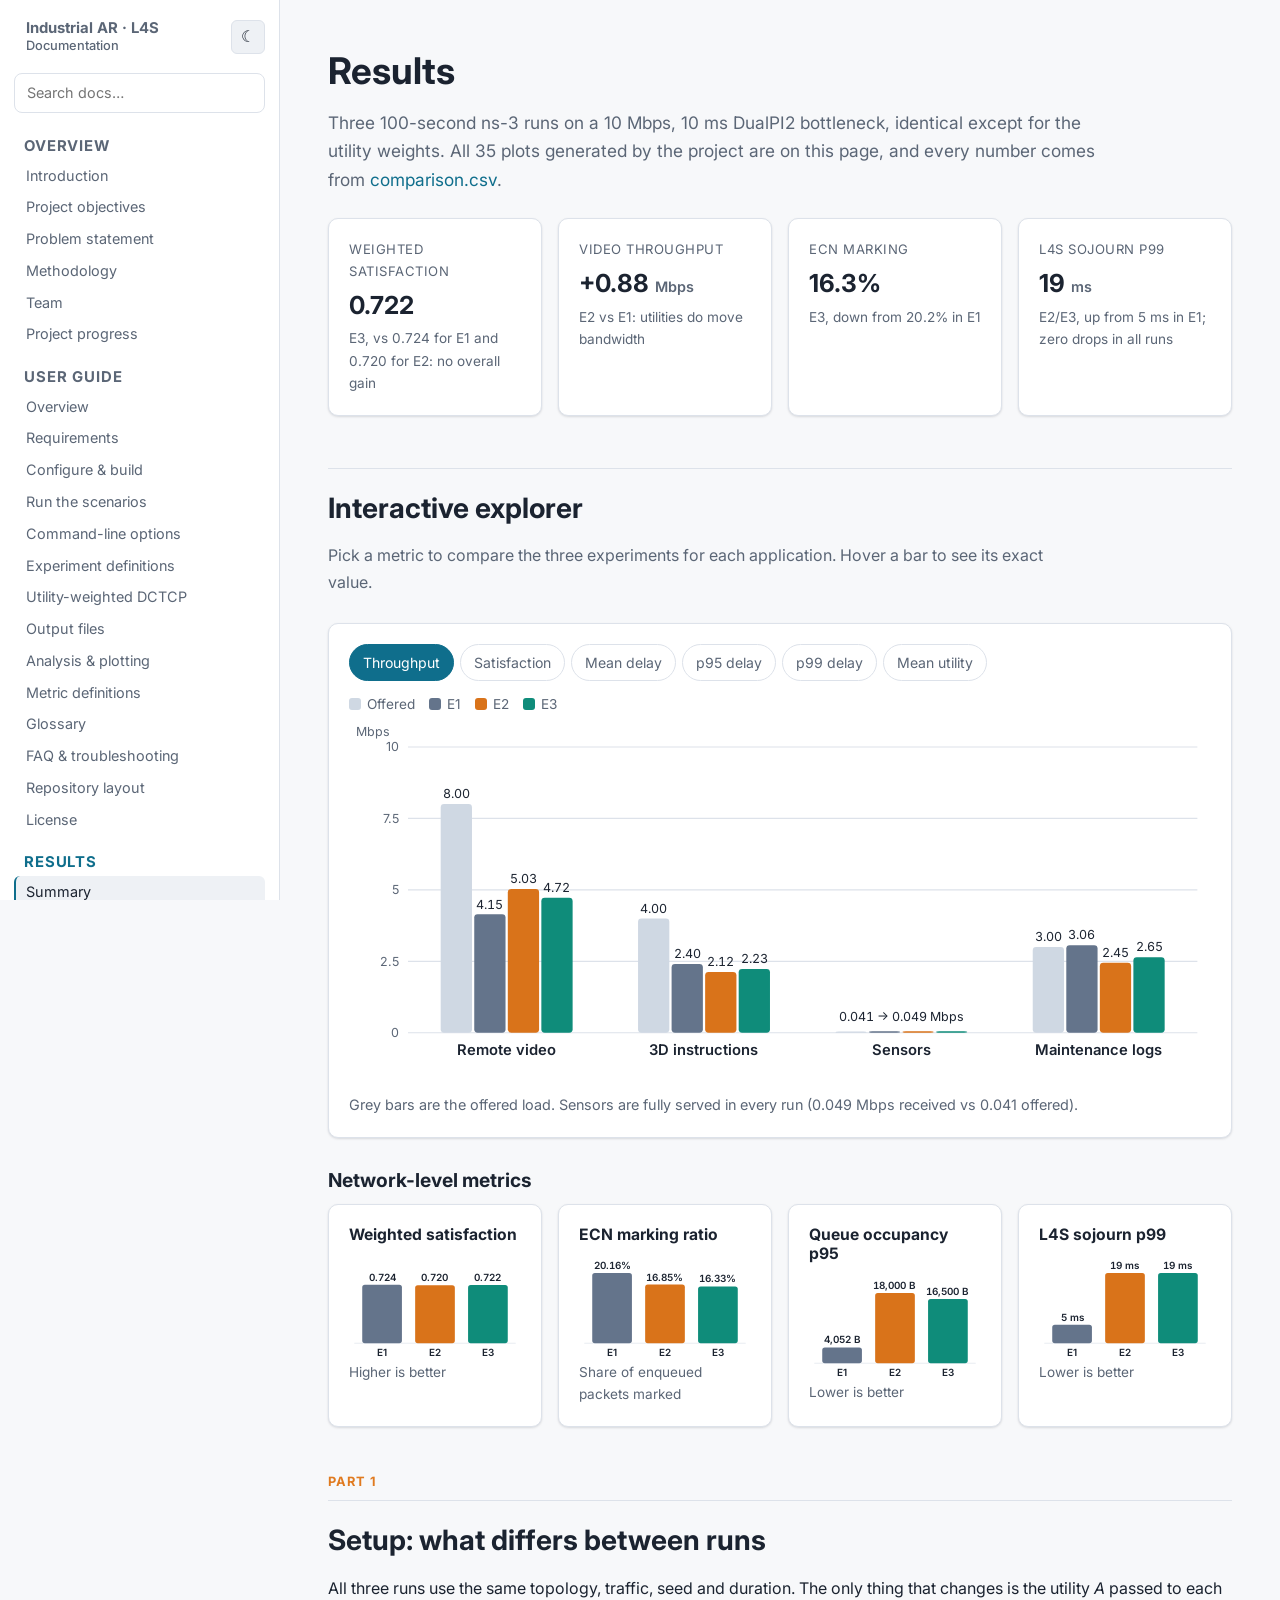
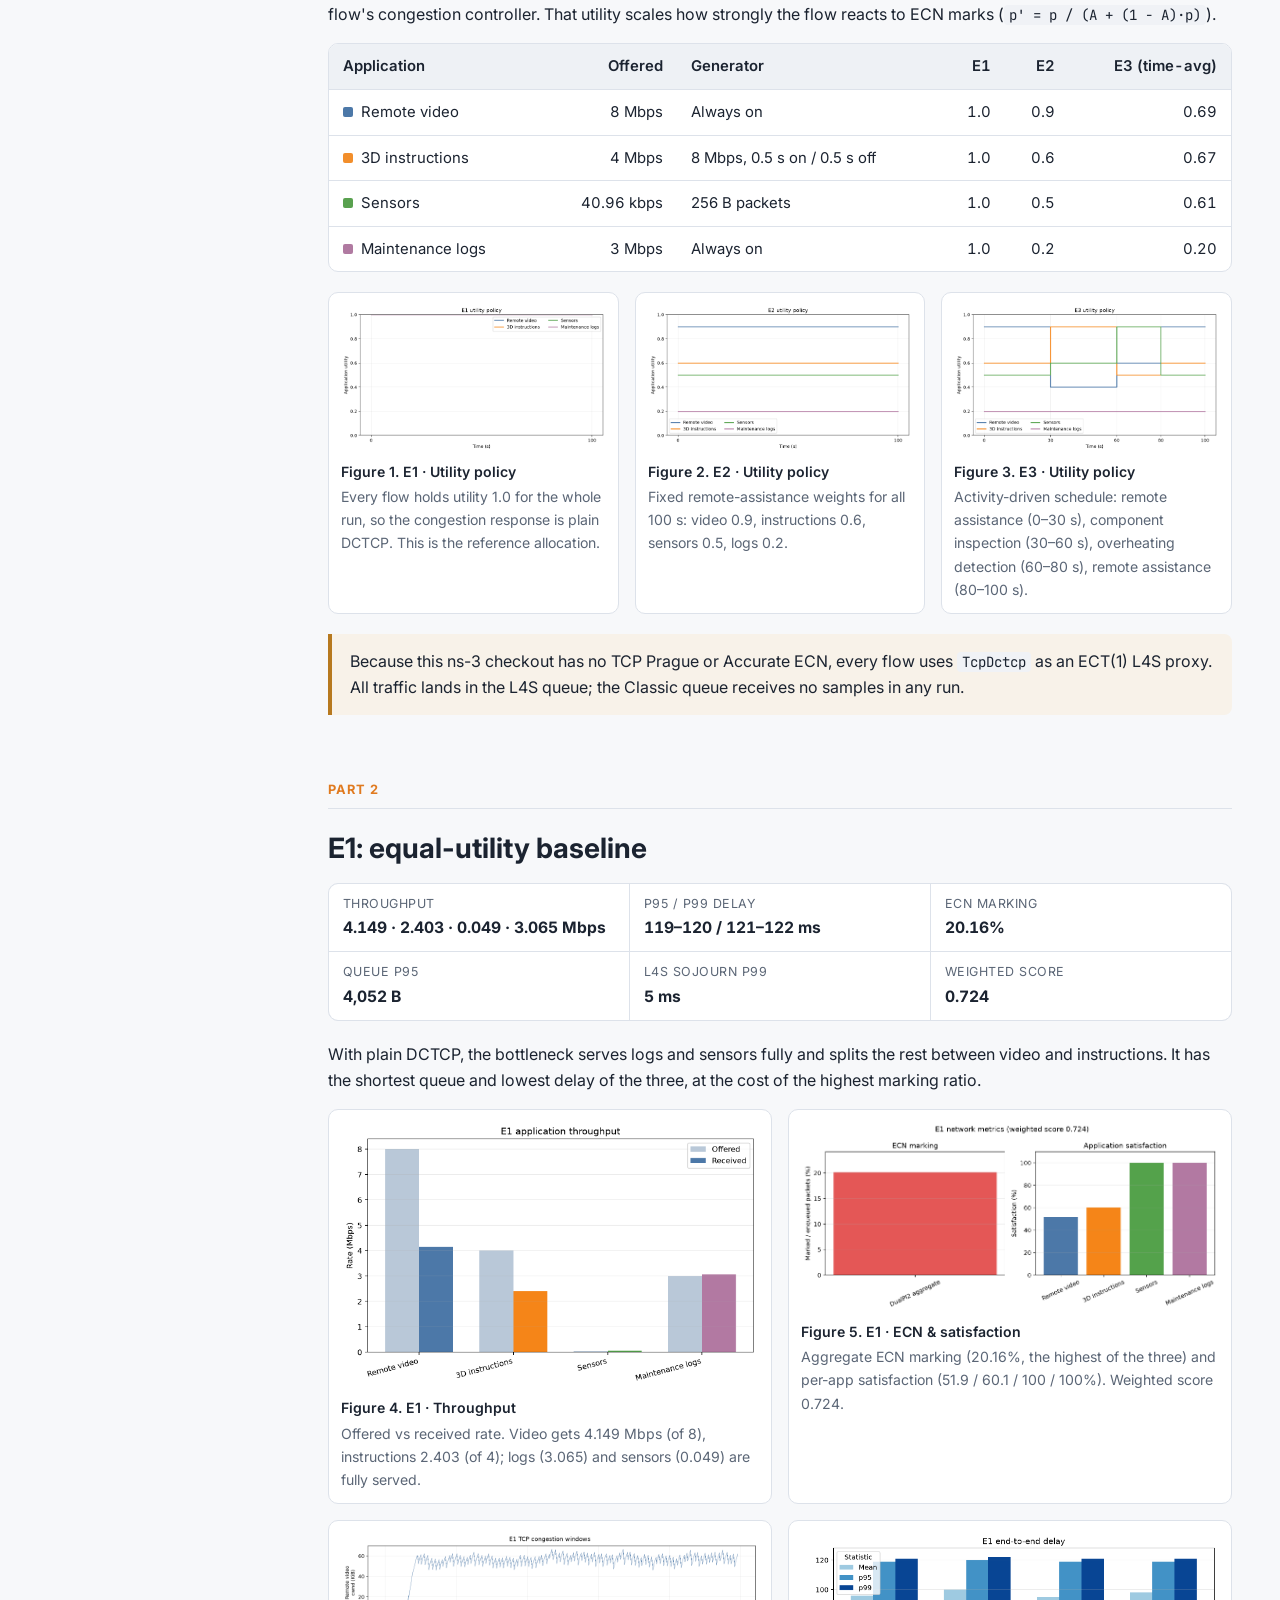
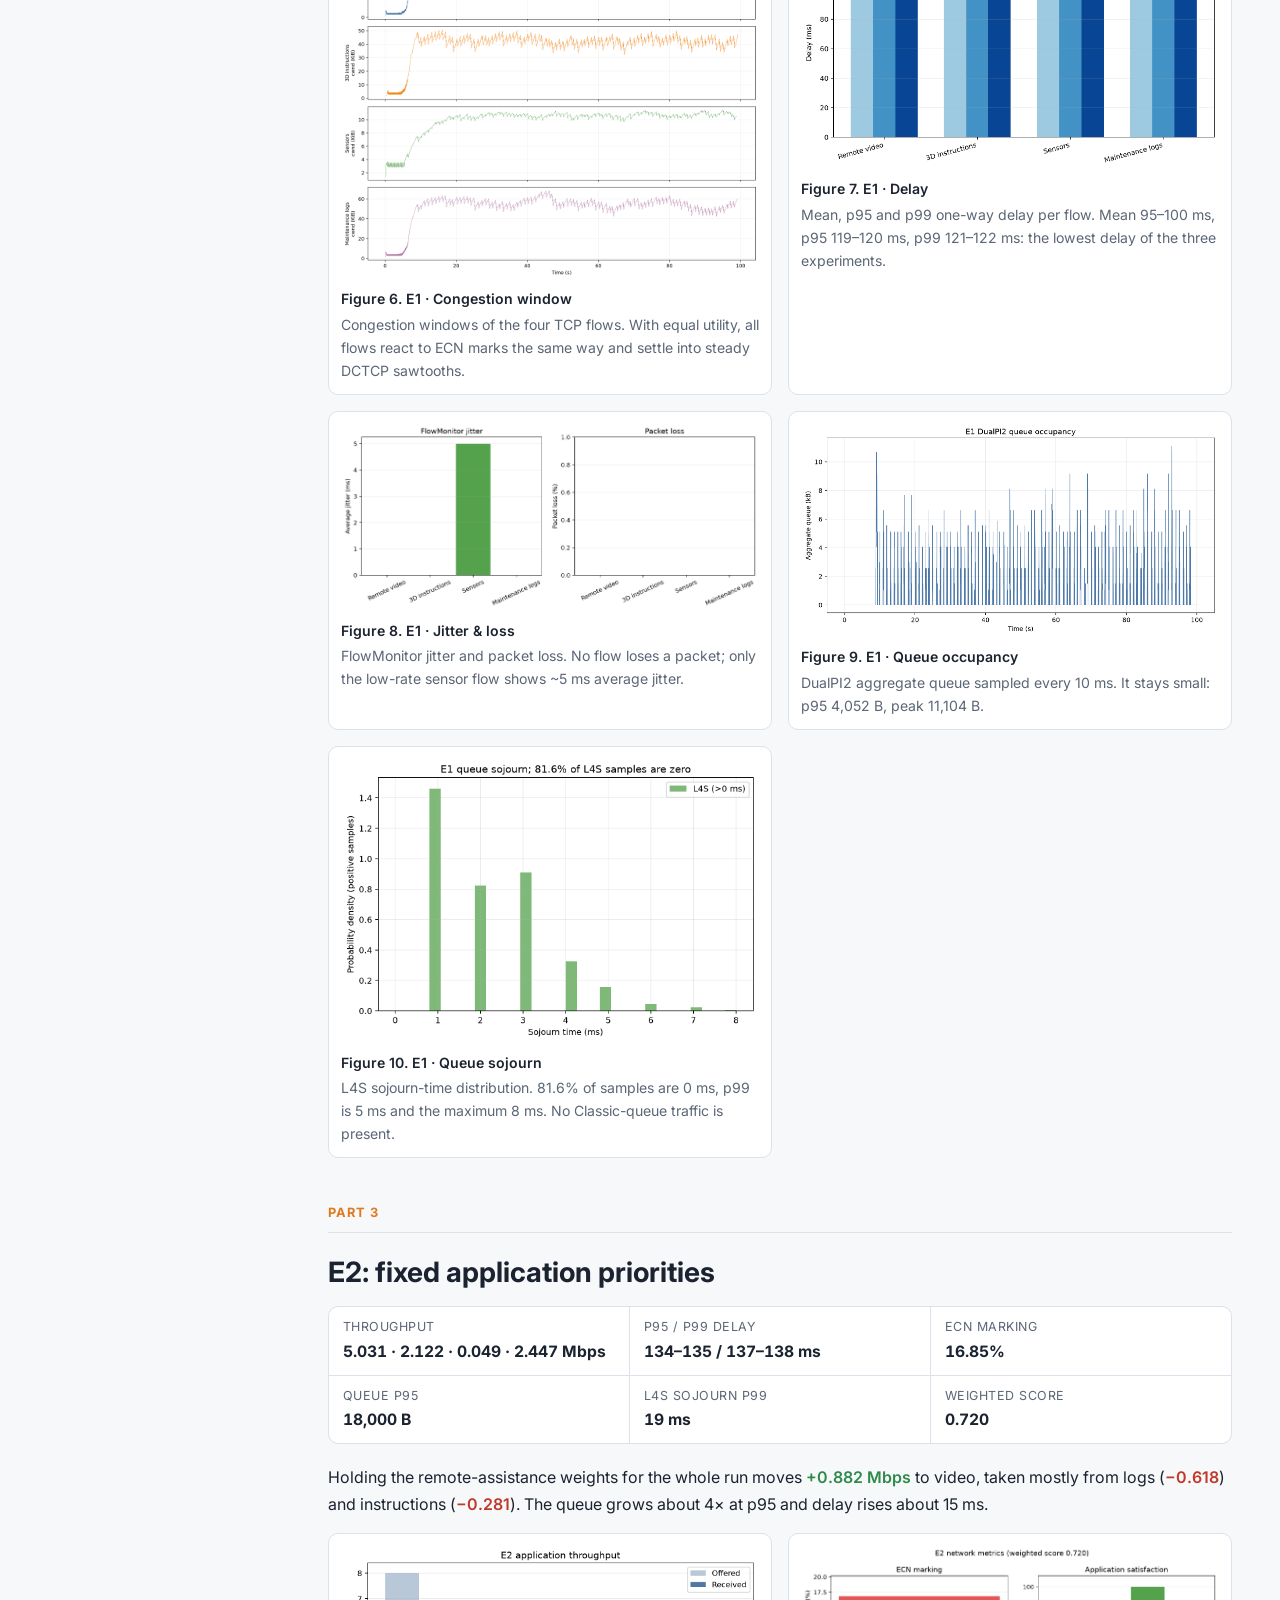
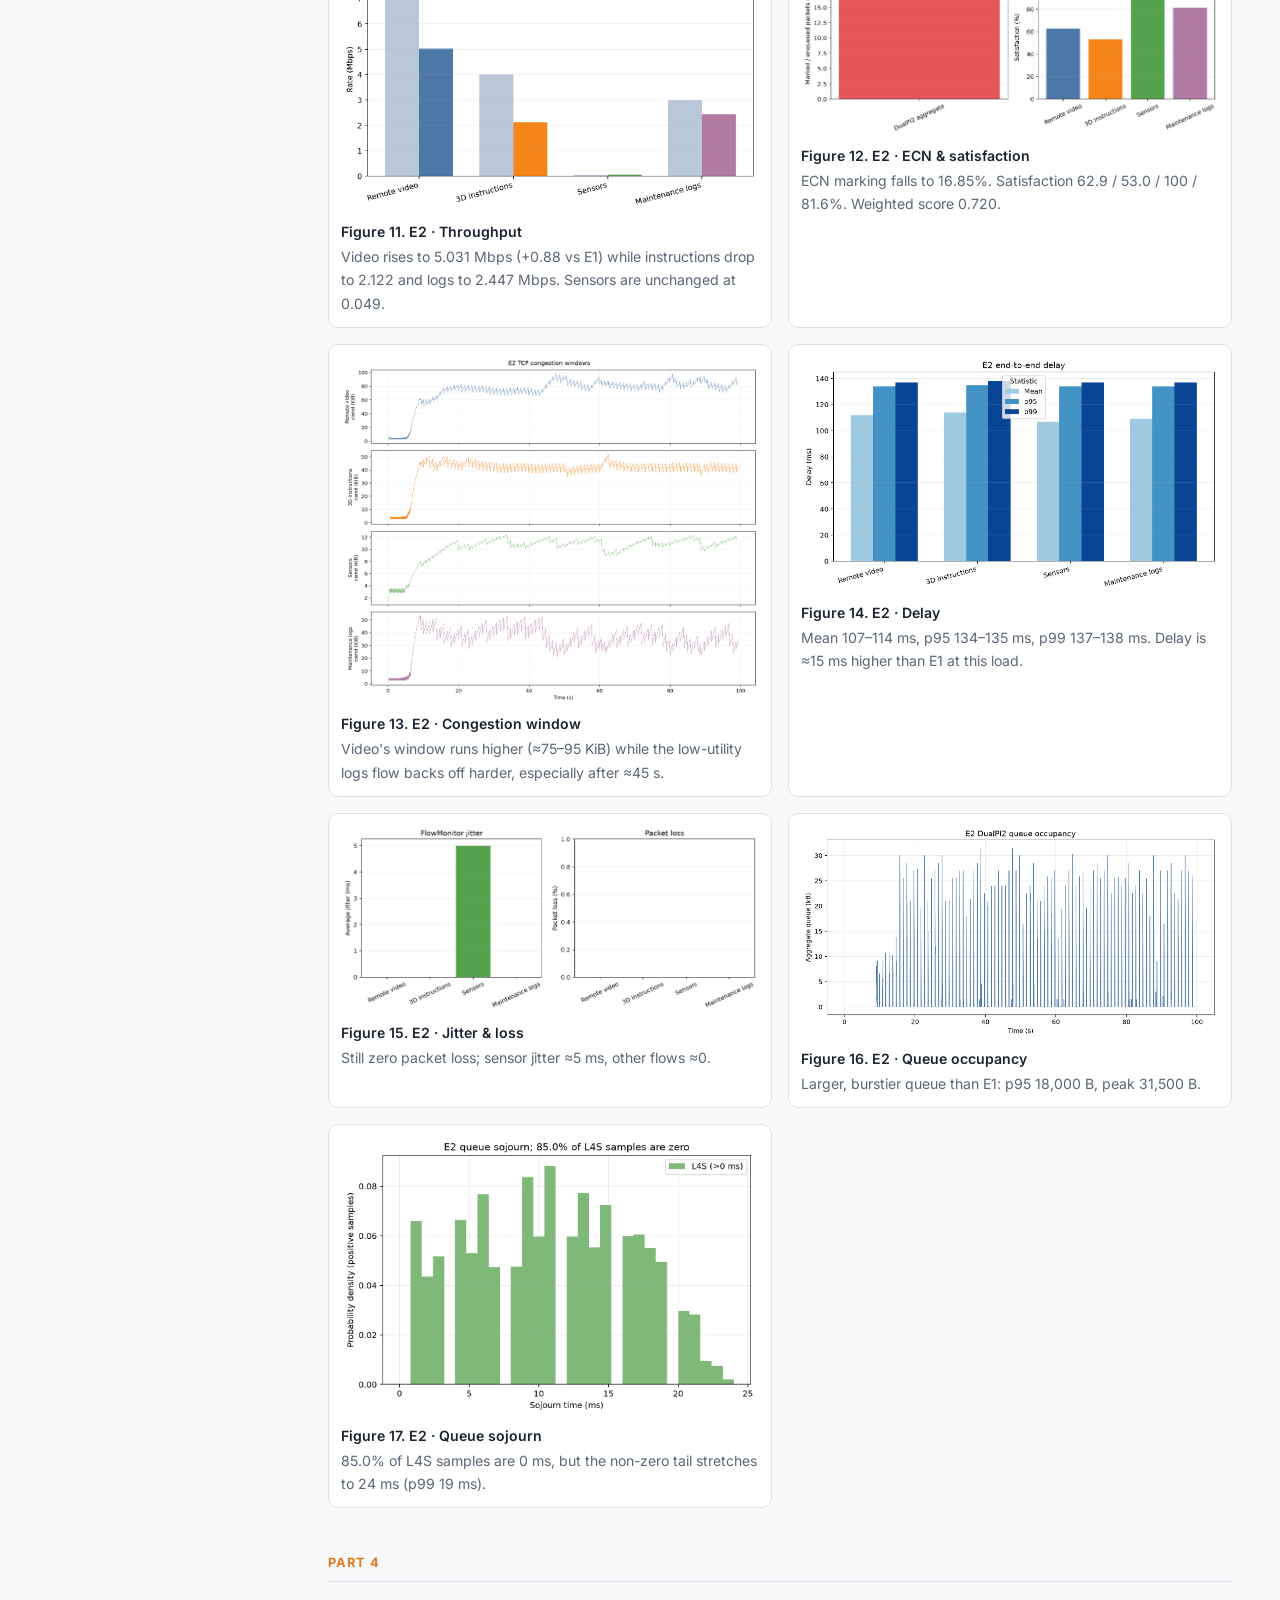
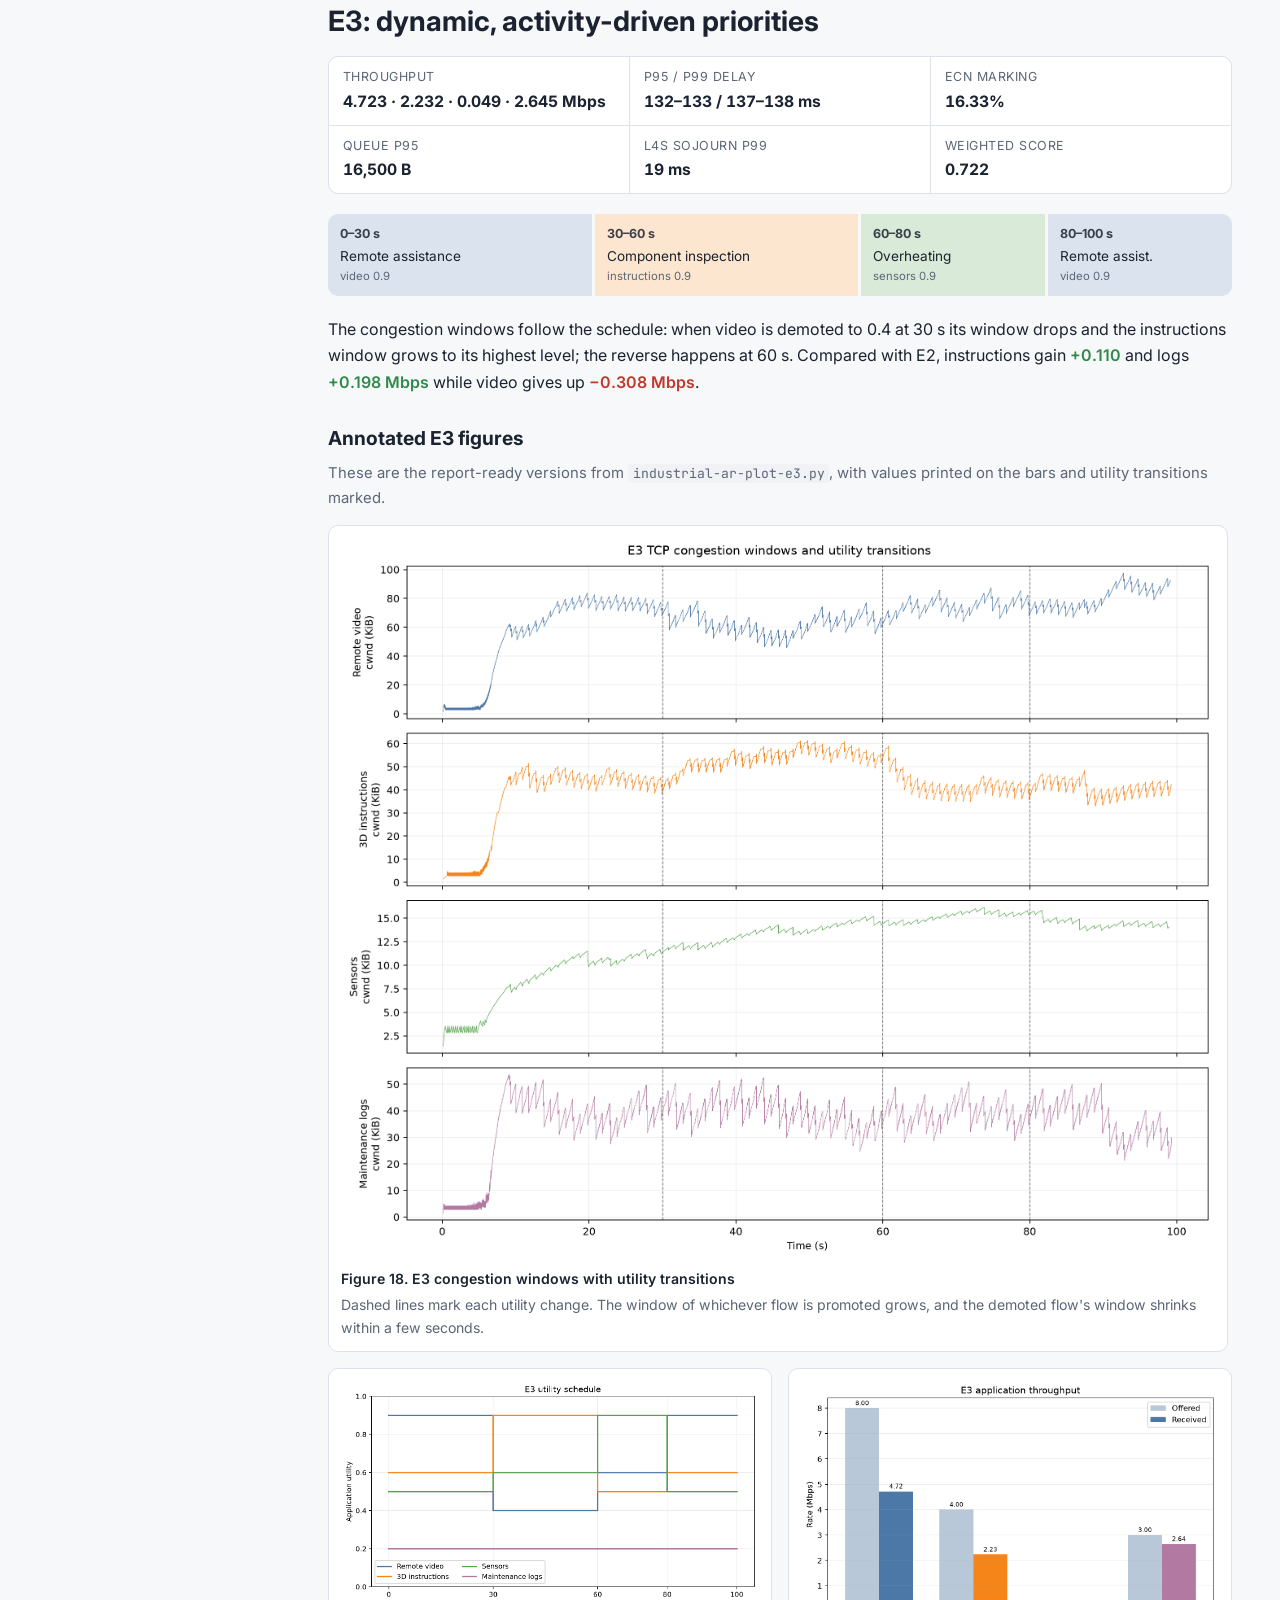
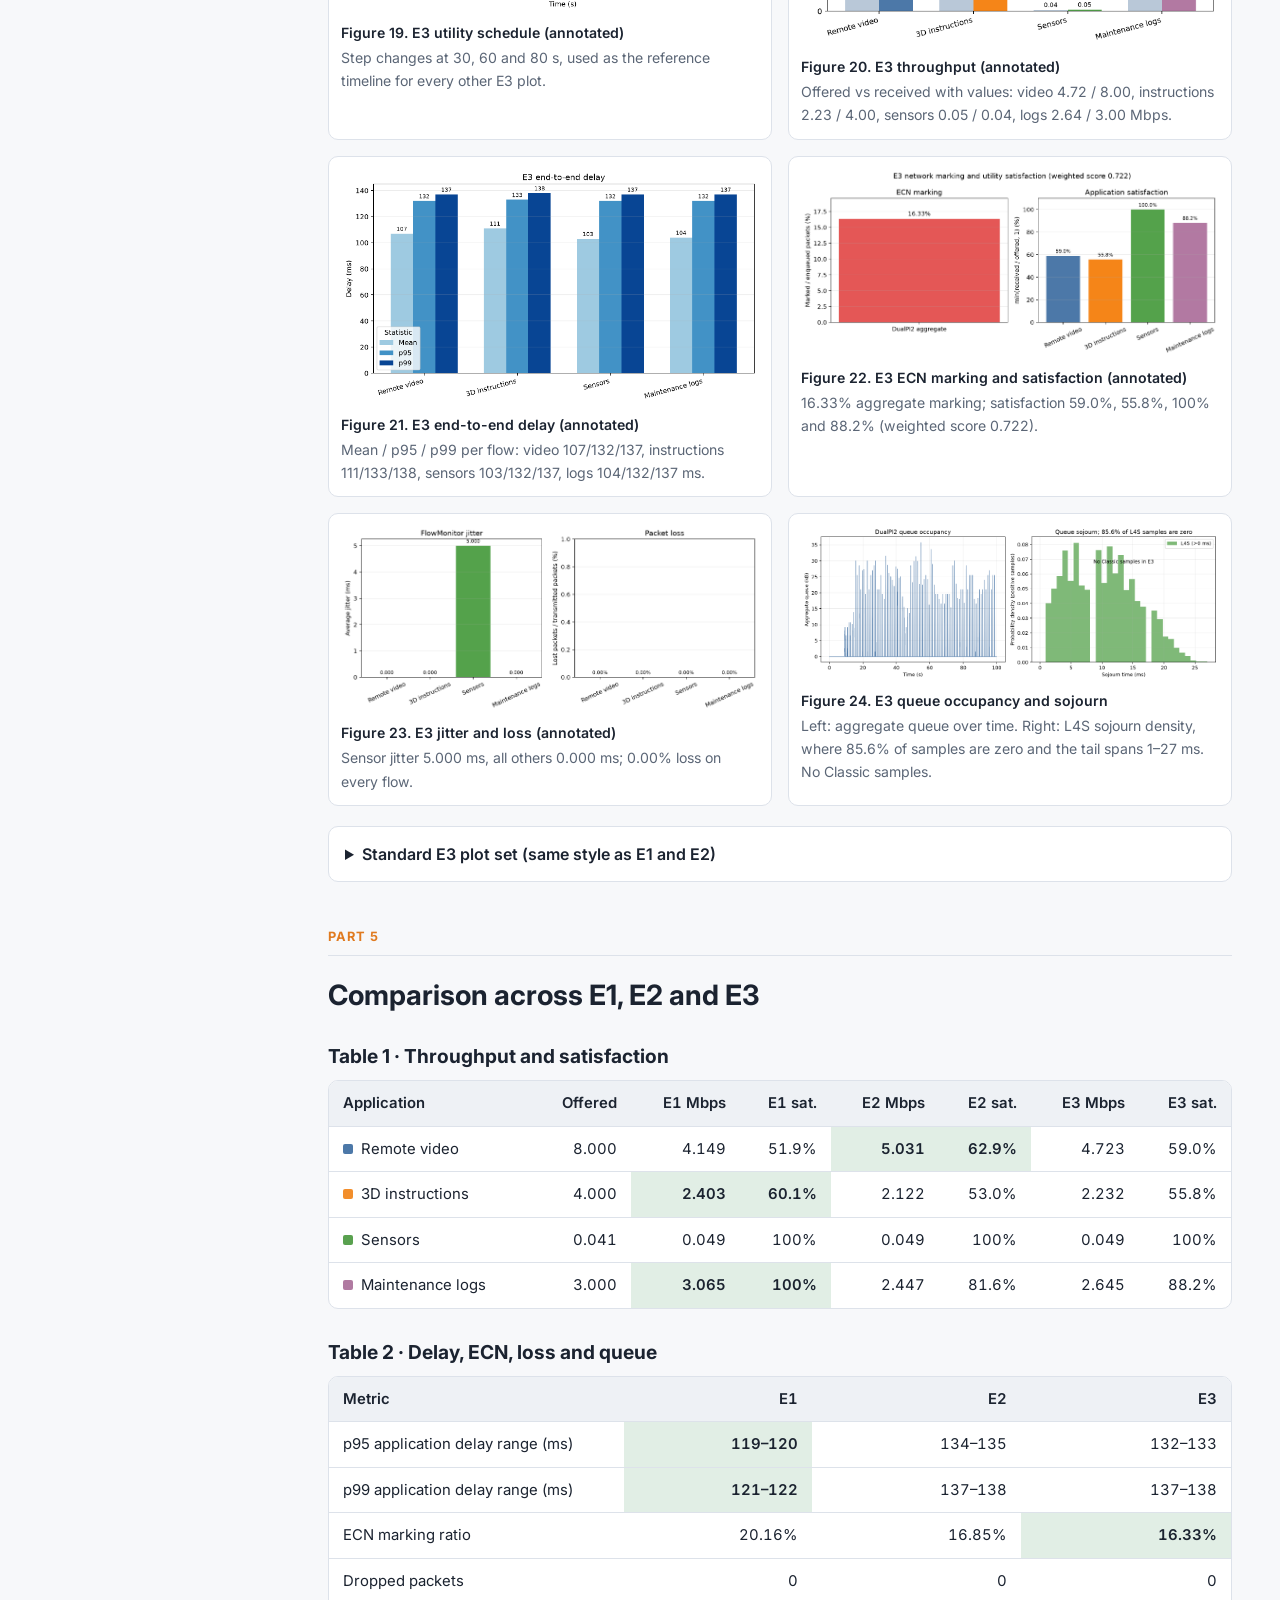
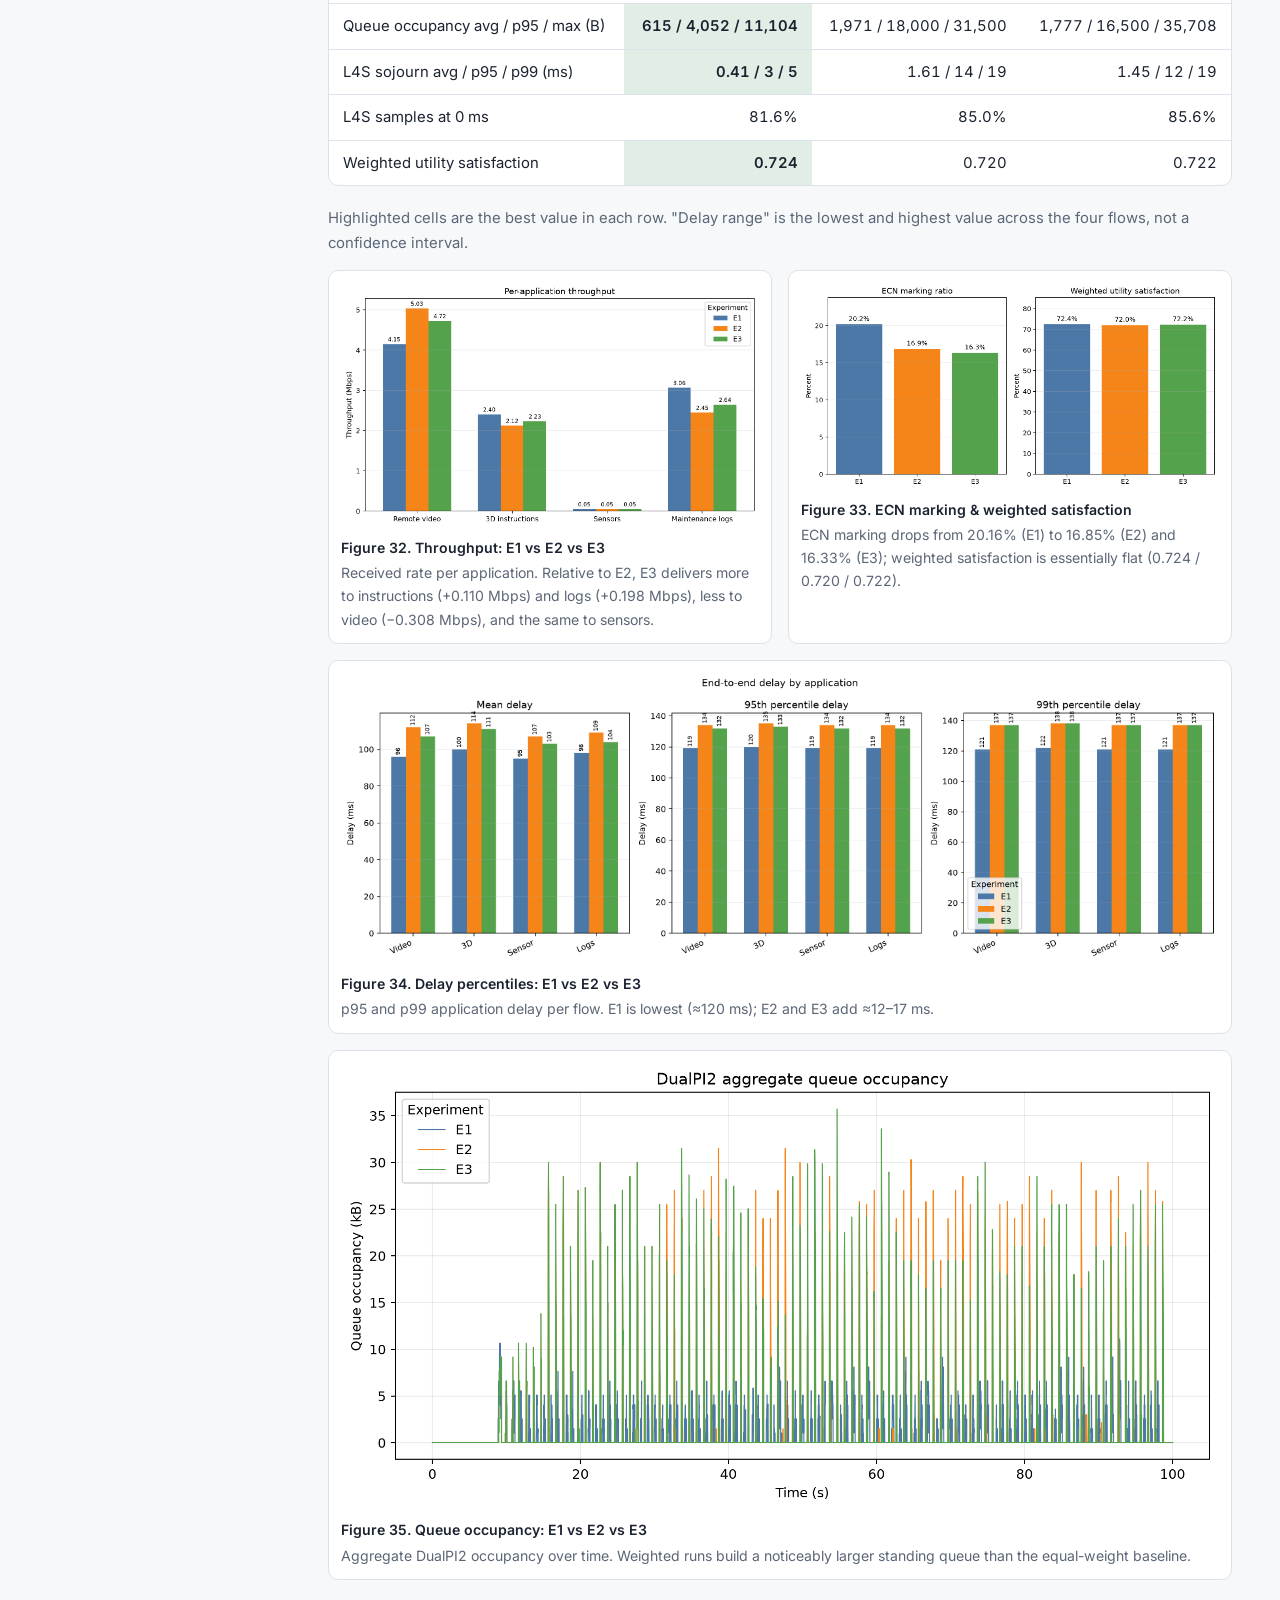
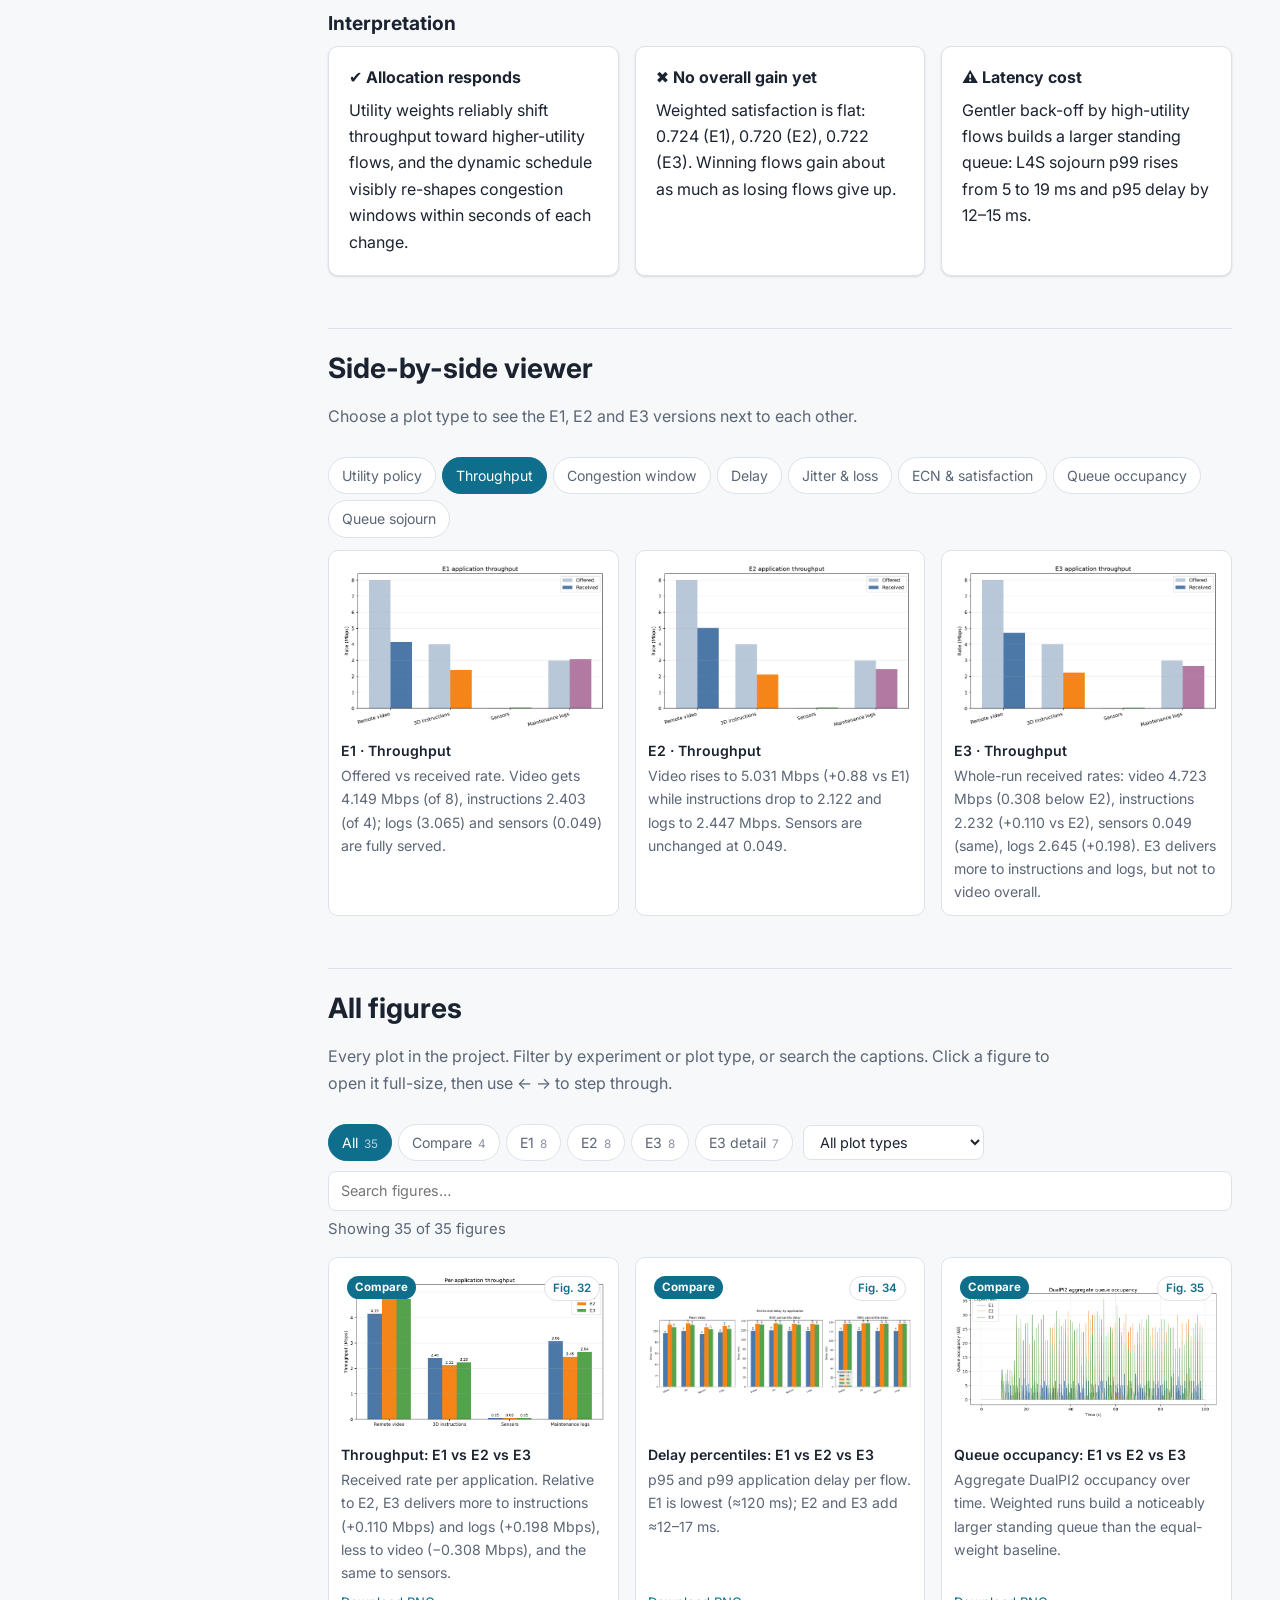
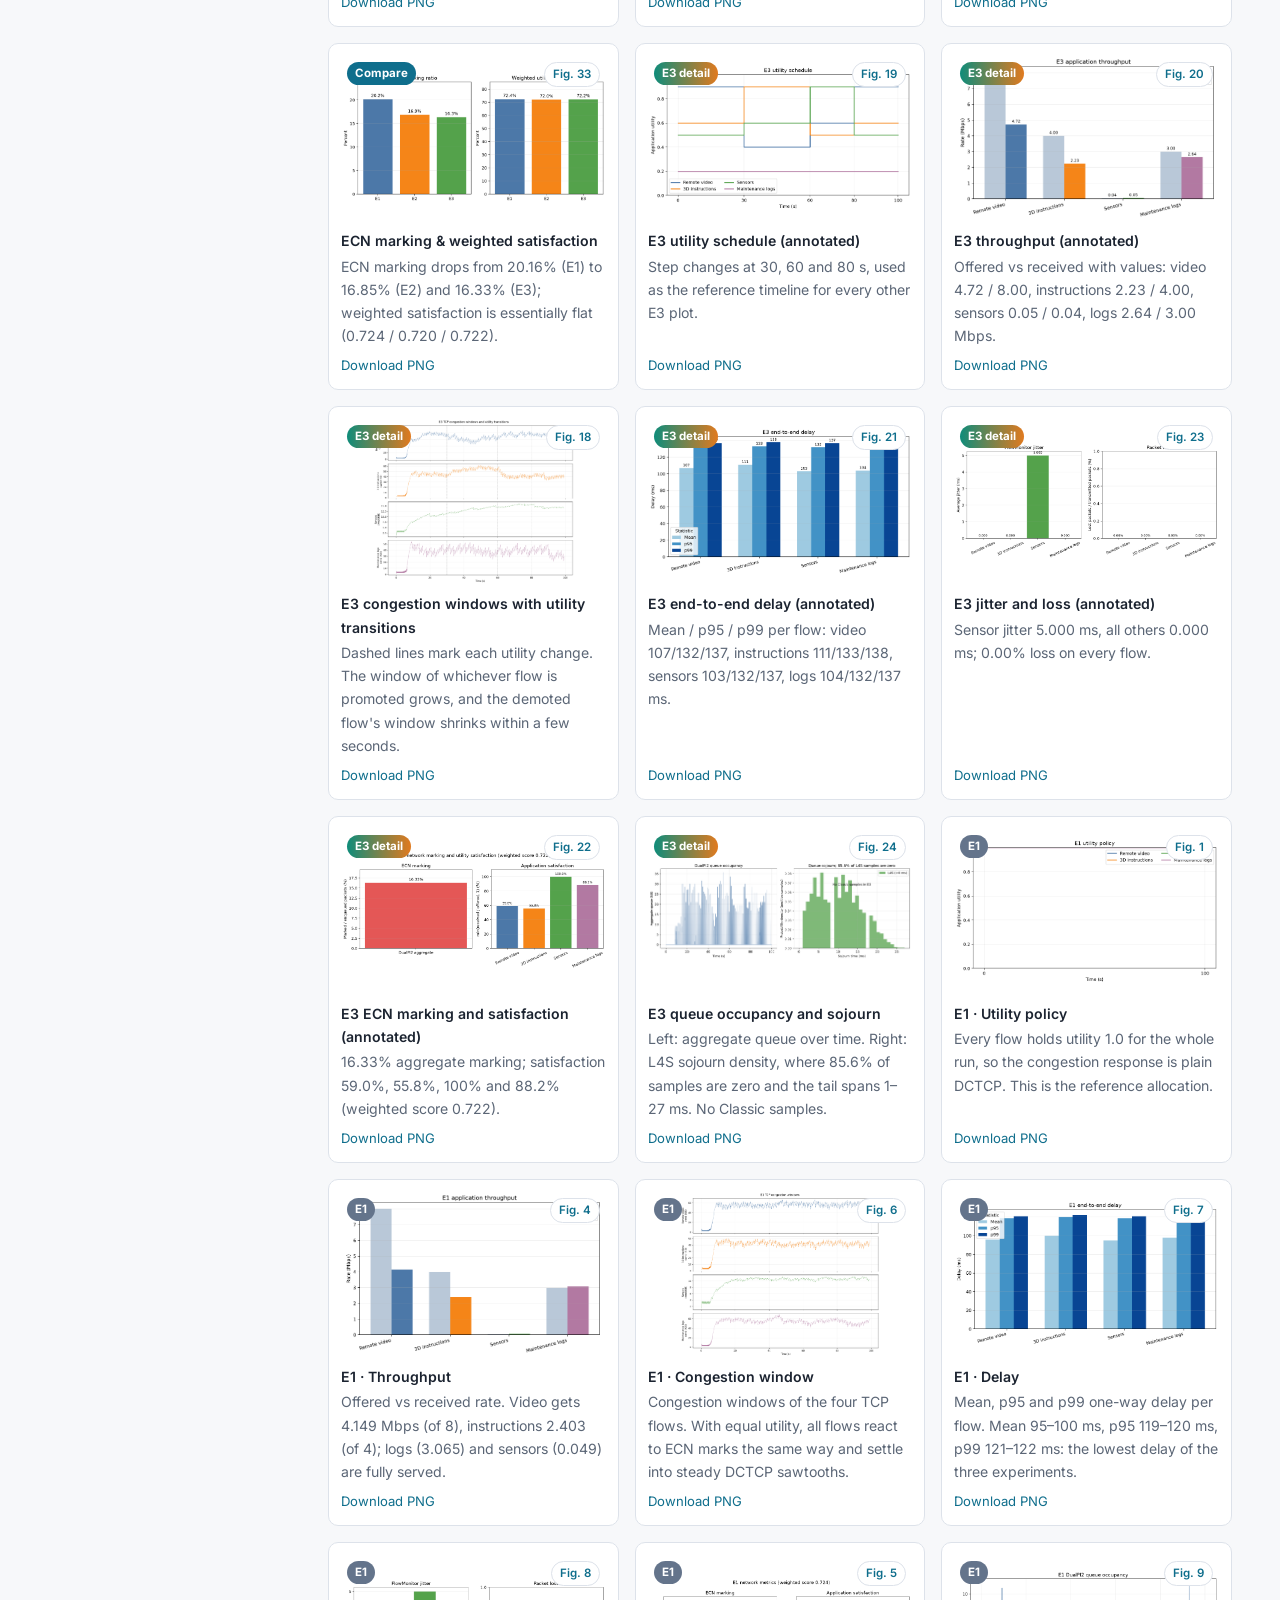
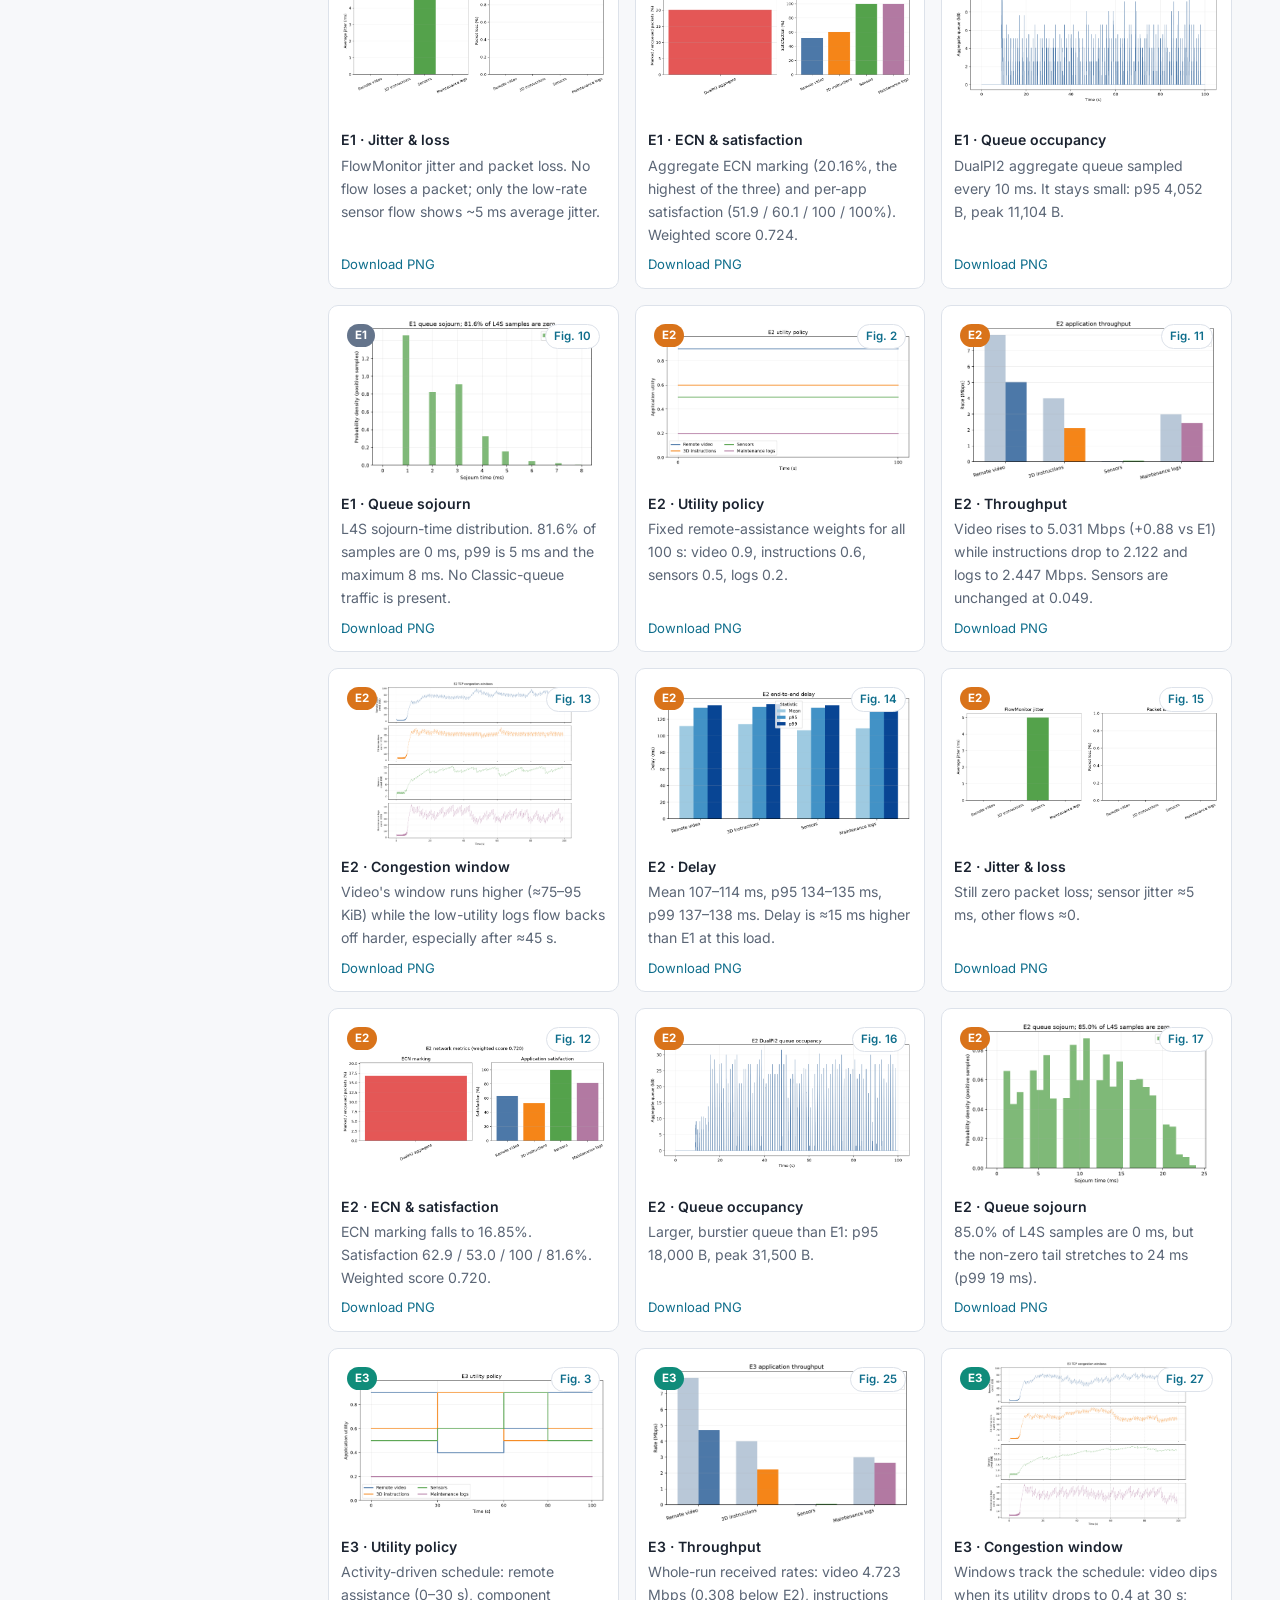
<file: results.html>
<!doctype html>
<html lang="en">
<head>
  <meta charset="utf-8">
  <meta name="viewport" content="width=device-width, initial-scale=1">
  <title>Industrial AR Results</title>
  <meta name="description" content="All simulation results for the Industrial AR L4S project: interactive charts, a guided walkthrough of E1, E2 and E3, side-by-side plots and an index of every figure.">
  <link rel="preconnect" href="https://fonts.googleapis.com">
  <link rel="preconnect" href="https://fonts.gstatic.com" crossorigin>
  <link href="https://fonts.googleapis.com/css2?family=Inter:wght@400;600;700&family=JetBrains+Mono&display=swap" rel="stylesheet">
  <link rel="stylesheet" href="assets/style.css">
</head>
<body>

<div class="docs-layout">
<aside class="docs-nav" id="sidebar" aria-label="Documentation"></aside>
<main class="docs-content">

  <section id="summary">
    <h1>Results</h1>
    <p class="lead-doc">Three 100-second ns-3 runs on a 10&nbsp;Mbps, 10&nbsp;ms DualPI2 bottleneck, identical except for the utility weights. All <span id="fig-count">35</span> plots generated by the project are on this page, and every number comes from <a href="assets/data/comparison.csv" download>comparison.csv</a>.</p>
    <div class="grid grid-4 stat-row">
      <div class="card stat"><div class="label">Weighted satisfaction</div><div class="value">0.722</div><div class="hint">E3, vs 0.724 for E1 and 0.720 for E2: no overall gain</div></div>
      <div class="card stat"><div class="label">Video throughput</div><div class="value">+0.88 <small>Mbps</small></div><div class="hint">E2 vs E1: utilities do move bandwidth</div></div>
      <div class="card stat"><div class="label">ECN marking</div><div class="value">16.3%</div><div class="hint">E3, down from 20.2% in E1</div></div>
      <div class="card stat"><div class="label">L4S sojourn p99</div><div class="value">19 <small>ms</small></div><div class="hint">E2/E3, up from 5 ms in E1; zero drops in all runs</div></div>
    </div>
  </section>



  <section id="explorer">
    <h2>Interactive explorer</h2>
    <p class="section-intro">Pick a metric to compare the three experiments for each application. Hover a bar to see its exact value.</p>
    <div class="card">
      <div class="seg" role="tablist" aria-label="Per-application metric" id="metric-switch">
        <button role="tab" aria-selected="true" data-metric="throughput">Throughput</button>
        <button role="tab" aria-selected="false" data-metric="satisfaction">Satisfaction</button>
        <button role="tab" aria-selected="false" data-metric="meanDelay">Mean delay</button>
        <button role="tab" aria-selected="false" data-metric="p95Delay">p95 delay</button>
        <button role="tab" aria-selected="false" data-metric="p99Delay">p99 delay</button>
        <button role="tab" aria-selected="false" data-metric="utility">Mean utility</button>
      </div>
      <div class="legend" id="app-legend"></div>
      <div class="chart" id="app-chart"></div>
      <p class="chart-note" id="app-note"></p>
    </div>

    <h3>Network-level metrics</h3>
    <div class="grid grid-4" id="net-charts"></div>
  </section>

  <section id="setup">
    <div class="step-label">Part 1</div>
    <h2>Setup: what differs between runs</h2>
    <p>All three runs use the same topology, traffic, seed and duration. The only thing that changes is the utility <em>A</em> passed to each flow's congestion controller. That utility scales how strongly the flow reacts to ECN marks (<code>p' = p / (A + (1 − A)·p)</code>).</p>
    <div class="table-wrap"><table>
      <thead><tr><th>Application</th><th class="r">Offered</th><th>Generator</th><th class="r">E1</th><th class="r">E2</th><th class="r">E3 (time-avg)</th></tr></thead>
      <tbody>
        <tr><td><span class="sw app0"></span>Remote video</td><td class="r">8 Mbps</td><td>Always on</td><td class="r">1.0</td><td class="r">0.9</td><td class="r">0.69</td></tr>
        <tr><td><span class="sw app1"></span>3D instructions</td><td class="r">4 Mbps</td><td>8 Mbps, 0.5 s on / 0.5 s off</td><td class="r">1.0</td><td class="r">0.6</td><td class="r">0.67</td></tr>
        <tr><td><span class="sw app2"></span>Sensors</td><td class="r">40.96 kbps</td><td>256 B packets</td><td class="r">1.0</td><td class="r">0.5</td><td class="r">0.61</td></tr>
        <tr><td><span class="sw app3"></span>Maintenance logs</td><td class="r">3 Mbps</td><td>Always on</td><td class="r">1.0</td><td class="r">0.2</td><td class="r">0.20</td></tr>
      </tbody>
    </table></div>
    <div class="grid grid-3">
      <figure data-fig="e1-utility-policy"></figure>
      <figure data-fig="e2-utility-policy"></figure>
      <figure data-fig="e3-utility-policy"></figure>
    </div>
    <div class="callout">Because this ns-3 checkout has no TCP Prague or Accurate ECN, every flow uses <code>TcpDctcp</code> as an ECT(1) L4S proxy. All traffic lands in the L4S queue; the Classic queue receives no samples in any run.</div>
  </section>

  <section id="e1">
    <div class="step-label">Part 2</div>
    <h2>E1: equal-utility baseline</h2>
    <div class="kv">
      <div><span>Throughput</span><b>4.149 · 2.403 · 0.049 · 3.065 Mbps</b></div>
      <div><span>p95 / p99 delay</span><b>119–120 / 121–122 ms</b></div>
      <div><span>ECN marking</span><b>20.16%</b></div>
      <div><span>Queue p95</span><b>4,052 B</b></div>
      <div><span>L4S sojourn p99</span><b>5 ms</b></div>
      <div><span>Weighted score</span><b>0.724</b></div>
    </div>
    <p>With plain DCTCP, the bottleneck serves logs and sensors fully and splits the rest between video and instructions. It has the shortest queue and lowest delay of the three, at the cost of the highest marking ratio.</p>
    <div class="grid grid-2">
      <figure data-fig="e1-throughput"></figure>
      <figure data-fig="e1-network-metrics"></figure>
      <figure data-fig="e1-cwnd"></figure>
      <figure data-fig="e1-delay"></figure>
      <figure data-fig="e1-jitter-loss"></figure>
      <figure data-fig="e1-queue-occupancy"></figure>
      <figure data-fig="e1-queue-sojourn"></figure>
    </div>
  </section>

  <section id="e2">
    <div class="step-label">Part 3</div>
    <h2>E2: fixed application priorities</h2>
    <div class="kv">
      <div><span>Throughput</span><b>5.031 · 2.122 · 0.049 · 2.447 Mbps</b></div>
      <div><span>p95 / p99 delay</span><b>134–135 / 137–138 ms</b></div>
      <div><span>ECN marking</span><b>16.85%</b></div>
      <div><span>Queue p95</span><b>18,000 B</b></div>
      <div><span>L4S sojourn p99</span><b>19 ms</b></div>
      <div><span>Weighted score</span><b>0.720</b></div>
    </div>
    <p>Holding the remote-assistance weights for the whole run moves <span class="pos">+0.882 Mbps</span> to video, taken mostly from logs (<span class="neg">−0.618</span>) and instructions (<span class="neg">−0.281</span>). The queue grows about 4× at p95 and delay rises about 15 ms.</p>
    <div class="grid grid-2">
      <figure data-fig="e2-throughput"></figure>
      <figure data-fig="e2-network-metrics"></figure>
      <figure data-fig="e2-cwnd"></figure>
      <figure data-fig="e2-delay"></figure>
      <figure data-fig="e2-jitter-loss"></figure>
      <figure data-fig="e2-queue-occupancy"></figure>
      <figure data-fig="e2-queue-sojourn"></figure>
    </div>
  </section>

  <section id="e3">
    <div class="step-label">Part 4</div>
    <h2>E3: dynamic, activity-driven priorities</h2>
    <div class="kv">
      <div><span>Throughput</span><b>4.723 · 2.232 · 0.049 · 2.645 Mbps</b></div>
      <div><span>p95 / p99 delay</span><b>132–133 / 137–138 ms</b></div>
      <div><span>ECN marking</span><b>16.33%</b></div>
      <div><span>Queue p95</span><b>16,500 B</b></div>
      <div><span>L4S sojourn p99</span><b>19 ms</b></div>
      <div><span>Weighted score</span><b>0.722</b></div>
    </div>
    <div class="timeline-bar" aria-label="E3 activity schedule">
      <div style="flex:30" class="ph ph-a"><b>0–30 s</b>Remote assistance<small>video 0.9</small></div>
      <div style="flex:30" class="ph ph-b"><b>30–60 s</b>Component inspection<small>instructions 0.9</small></div>
      <div style="flex:20" class="ph ph-c"><b>60–80 s</b>Overheating<small>sensors 0.9</small></div>
      <div style="flex:20" class="ph ph-a"><b>80–100 s</b>Remote assist.<small>video 0.9</small></div>
    </div>
    <p>The congestion windows follow the schedule: when video is demoted to 0.4 at 30&nbsp;s its window drops and the instructions window grows to its highest level; the reverse happens at 60&nbsp;s. Compared with E2, instructions gain <span class="pos">+0.110</span> and logs <span class="pos">+0.198 Mbps</span> while video gives up <span class="neg">−0.308 Mbps</span>.</p>

    <h3>Annotated E3 figures</h3>
    <p class="muted-text">These are the report-ready versions from <code>industrial-ar-plot-e3.py</code>, with values printed on the bars and utility transitions marked.</p>
    <figure data-fig="e3d-cwnd" class="wide"></figure>
    <div class="grid grid-2" style="margin-top:16px">
      <figure data-fig="e3d-utility-schedule"></figure>
      <figure data-fig="e3d-throughput"></figure>
      <figure data-fig="e3d-delay"></figure>
      <figure data-fig="e3d-ecn-satisfaction"></figure>
      <figure data-fig="e3d-jitter-loss"></figure>
      <figure data-fig="e3d-queue-sojourn"></figure>
    </div>

    <details class="more">
      <summary>Standard E3 plot set (same style as E1 and E2)</summary>
      <div class="grid grid-2">
        <figure data-fig="e3-throughput"></figure>
        <figure data-fig="e3-network-metrics"></figure>
        <figure data-fig="e3-cwnd"></figure>
        <figure data-fig="e3-delay"></figure>
        <figure data-fig="e3-jitter-loss"></figure>
        <figure data-fig="e3-queue-occupancy"></figure>
        <figure data-fig="e3-queue-sojourn"></figure>
      </div>
    </details>
  </section>

  <section id="comparison">
    <div class="step-label">Part 5</div>
    <h2>Comparison across E1, E2 and E3</h2>
    <h3>Table 1 · Throughput and satisfaction</h3>
    <div class="table-wrap"><table>
      <thead><tr><th>Application</th><th class="r">Offered</th><th class="r">E1 Mbps</th><th class="r">E1 sat.</th><th class="r">E2 Mbps</th><th class="r">E2 sat.</th><th class="r">E3 Mbps</th><th class="r">E3 sat.</th></tr></thead>
      <tbody>
        <tr><td><span class="sw app0"></span>Remote video</td><td class="r">8.000</td><td class="r">4.149</td><td class="r">51.9%</td><td class="r best">5.031</td><td class="r best">62.9%</td><td class="r">4.723</td><td class="r">59.0%</td></tr>
        <tr><td><span class="sw app1"></span>3D instructions</td><td class="r">4.000</td><td class="r best">2.403</td><td class="r best">60.1%</td><td class="r">2.122</td><td class="r">53.0%</td><td class="r">2.232</td><td class="r">55.8%</td></tr>
        <tr><td><span class="sw app2"></span>Sensors</td><td class="r">0.041</td><td class="r">0.049</td><td class="r">100%</td><td class="r">0.049</td><td class="r">100%</td><td class="r">0.049</td><td class="r">100%</td></tr>
        <tr><td><span class="sw app3"></span>Maintenance logs</td><td class="r">3.000</td><td class="r best">3.065</td><td class="r best">100%</td><td class="r">2.447</td><td class="r">81.6%</td><td class="r">2.645</td><td class="r">88.2%</td></tr>
      </tbody>
    </table></div>
    <h3>Table 2 · Delay, ECN, loss and queue</h3>
    <div class="table-wrap"><table>
      <thead><tr><th>Metric</th><th class="r">E1</th><th class="r">E2</th><th class="r">E3</th></tr></thead>
      <tbody>
        <tr><td>p95 application delay range (ms)</td><td class="r best">119–120</td><td class="r">134–135</td><td class="r">132–133</td></tr>
        <tr><td>p99 application delay range (ms)</td><td class="r best">121–122</td><td class="r">137–138</td><td class="r">137–138</td></tr>
        <tr><td>ECN marking ratio</td><td class="r">20.16%</td><td class="r">16.85%</td><td class="r best">16.33%</td></tr>
        <tr><td>Dropped packets</td><td class="r">0</td><td class="r">0</td><td class="r">0</td></tr>
        <tr><td>Queue occupancy avg / p95 / max (B)</td><td class="r best">615 / 4,052 / 11,104</td><td class="r">1,971 / 18,000 / 31,500</td><td class="r">1,777 / 16,500 / 35,708</td></tr>
        <tr><td>L4S sojourn avg / p95 / p99 (ms)</td><td class="r best">0.41 / 3 / 5</td><td class="r">1.61 / 14 / 19</td><td class="r">1.45 / 12 / 19</td></tr>
        <tr><td>L4S samples at 0 ms</td><td class="r">81.6%</td><td class="r">85.0%</td><td class="r">85.6%</td></tr>
        <tr><td>Weighted utility satisfaction</td><td class="r best">0.724</td><td class="r">0.720</td><td class="r">0.722</td></tr>
      </tbody>
    </table></div>
    <p class="muted-text">Highlighted cells are the best value in each row. "Delay range" is the lowest and highest value across the four flows, not a confidence interval.</p>
    <div class="grid grid-2">
      <figure data-fig="cmp-throughput"></figure>
      <figure data-fig="cmp-network-metrics"></figure>
      <figure data-fig="cmp-delay-percentiles" class="span-2"></figure>
      <figure data-fig="cmp-queue-occupancy" class="span-2"></figure>
    </div>

    <h3>Interpretation</h3>
    <div class="grid grid-3">
      <div class="card"><h4>✔ Allocation responds</h4><p>Utility weights reliably shift throughput toward higher-utility flows, and the dynamic schedule visibly re-shapes congestion windows within seconds of each change.</p></div>
      <div class="card"><h4>✖ No overall gain yet</h4><p>Weighted satisfaction is flat: 0.724 (E1), 0.720 (E2), 0.722 (E3). Winning flows gain about as much as losing flows give up.</p></div>
      <div class="card"><h4>⚠ Latency cost</h4><p>Gentler back-off by high-utility flows builds a larger standing queue: L4S sojourn p99 rises from 5 to 19 ms and p95 delay by 12–15 ms.</p></div>
    </div>
  </section>

  <section id="side-by-side">
    <h2>Side-by-side viewer</h2>
    <p class="section-intro">Choose a plot type to see the E1, E2 and E3 versions next to each other.</p>
    <div class="seg" id="sbs-switch" role="tablist" aria-label="Plot type"></div>
    <div class="grid grid-3" id="sbs-grid"></div>
  </section>

  <section id="all-figures">
    <h2>All figures</h2>
    <p class="section-intro">Every plot in the project. Filter by experiment or plot type, or search the captions. Click a figure to open it full-size, then use ← → to step through.</p>
    <div class="filters">
      <div class="seg" id="exp-filter" aria-label="Experiment filter"></div>
      <select id="kind-filter" aria-label="Plot type"></select>
      <input type="search" id="fig-search" placeholder="Search figures…" aria-label="Search figures">
    </div>
    <p class="muted-text" id="fig-status"></p>
    <div class="grid grid-3" id="fig-index"></div>
  </section>

  <section id="limitations">
    <h2>Limitations</h2>
    <ul>
      <li><strong>DCTCP proxy:</strong> no TCP Prague or Accurate ECN in this checkout. These are not TCP Prague results.</li>
      <li><strong>Single seed:</strong> one run per experiment, so there is no variance or significance estimate.</li>
      <li><strong>One operating point:</strong> 10 Mbps / 10 ms and roughly 150% offered load only.</li>
      <li><strong>Histogram percentiles:</strong> FlowMonitor delay percentiles are bin-edge estimates.</li>
    </ul>
    <p>Next steps: multiple seeds, bottleneck and load sweeps, and a true L4S sender. See <a href="index.html#progress">project progress</a>.</p>
    <div class="pager">
      <a href="documentation.html"><small>← Previous</small>User guide</a>
      <a href="index.html"><small>Back to start →</small>Overview</a>
    </div>
    <p hidden></p>
  </section>
</main>
</div>

<script src="assets/nav.js"></script>
<script src="assets/figures.js"></script>
<script src="assets/results.js"></script>
<script src="assets/main.js"></script>
</body>
</html>
</file>
<file: assets/style.css>
:root {
  --bg: #f7f8fa;
  --surface: #ffffff;
  --surface-2: #eef1f5;
  --text: #1b2330;
  --muted: #5b6676;
  --border: #dde2ea;
  --accent: #0f6e8c;
  --accent-2: #e07a1f;
  --l4s: #0f6e8c;
  --classic: #8a5a9e;
  --ok: #2f8a4b;
  --warn: #b7791f;
  --code-bg: #f0f2f6;
  --shadow: 0 1px 2px rgba(16, 24, 40, .06), 0 1px 3px rgba(16, 24, 40, .08);
  --radius: 10px;
  --maxw: 1120px;
  --font: "Inter", system-ui, -apple-system, "Segoe UI", Roboto, sans-serif;
  --mono: "JetBrains Mono", ui-monospace, SFMono-Regular, Menlo, Consolas, monospace;
}

@media (prefers-color-scheme: dark) {
  :root:not([data-theme="light"]) {
    --bg: #0f141b;
    --surface: #161d27;
    --surface-2: #1d2633;
    --text: #e4e9f0;
    --muted: #9aa6b6;
    --border: #2a3545;
    --accent: #4fb3d4;
    --accent-2: #f0a050;
    --l4s: #4fb3d4;
    --classic: #c39bd6;
    --ok: #5cc27a;
    --warn: #e0b050;
    --code-bg: #111821;
    --shadow: 0 1px 2px rgba(0, 0, 0, .4);
  }
}
:root[data-theme="dark"] {
  --bg: #0f141b;
  --surface: #161d27;
  --surface-2: #1d2633;
  --text: #e4e9f0;
  --muted: #9aa6b6;
  --border: #2a3545;
  --accent: #4fb3d4;
  --accent-2: #f0a050;
  --l4s: #4fb3d4;
  --classic: #c39bd6;
  --ok: #5cc27a;
  --warn: #e0b050;
  --code-bg: #111821;
  --shadow: 0 1px 2px rgba(0, 0, 0, .4);
}

* { box-sizing: border-box; }
html { scroll-behavior: smooth; scroll-padding-top: 72px; }
body {
  margin: 0;
  background: var(--bg);
  color: var(--text);
  font-family: var(--font);
  font-size: 16px;
  line-height: 1.65;
  -webkit-font-smoothing: antialiased;
}
a { color: var(--accent); text-decoration: none; }
a:hover { text-decoration: underline; }
img { max-width: 100%; height: auto; display: block; }
h1, h2, h3, h4 { line-height: 1.25; margin: 0 0 .6em; }
h2 { font-size: 1.75rem; }
h3 { font-size: 1.2rem; margin-top: 1.6em; }
p { margin: 0 0 1em; }
code, pre { font-family: var(--mono); font-size: .88em; }
code { background: var(--code-bg); padding: .1em .35em; border-radius: 4px; }
pre {
  background: var(--code-bg);
  border: 1px solid var(--border);
  border-radius: 8px;
  padding: 14px 16px;
  overflow-x: auto;
  line-height: 1.5;
  position: relative;
}
pre code { background: none; padding: 0; }

.container { max-width: var(--maxw); margin: 0 auto; padding: 0 16px; }

/* Header */
.site-header {
  position: sticky; top: 0; z-index: 50;
  background: color-mix(in srgb, var(--surface) 88%, transparent);
  backdrop-filter: blur(8px);
  border-bottom: 1px solid var(--border);
}
.nav { display: flex; align-items: center; gap: 16px; height: 60px; }
.brand { font-weight: 700; color: var(--text); display: flex; align-items: center; gap: 8px; white-space: nowrap; }
.brand-dot { width: 12px; height: 12px; border-radius: 3px; background: linear-gradient(135deg, var(--l4s), var(--classic)); }
.nav-links { display: flex; gap: 4px; margin-left: auto; list-style: none; padding: 0; margin-top: 0; margin-bottom: 0; }
.nav-links a { color: var(--muted); padding: 6px 10px; border-radius: 6px; font-size: .93rem; }
.nav-links a:hover, .nav-links a.active { color: var(--text); background: var(--surface-2); text-decoration: none; }
.icon-btn {
  background: var(--surface-2); color: var(--text); border: 1px solid var(--border);
  border-radius: 6px; height: 34px; min-width: 34px; cursor: pointer; font-size: 1rem;
}
.menu-btn { display: none; }

@media (max-width: 860px) {
  .menu-btn { display: inline-block; margin-left: auto; }
  .nav-links {
    display: none; position: absolute; top: 60px; left: 0; right: 0;
    flex-direction: column; background: var(--surface); border-bottom: 1px solid var(--border);
    padding: 8px 16px 12px; margin: 0;
  }
  .nav-links.open { display: flex; }
}

/* Hero */
.hero { padding: 64px 0 48px; border-bottom: 1px solid var(--border); background:
  radial-gradient(800px 300px at 85% 0%, color-mix(in srgb, var(--l4s) 14%, transparent), transparent),
  radial-gradient(600px 260px at 0% 100%, color-mix(in srgb, var(--classic) 12%, transparent), transparent); }
.eyebrow { color: var(--accent); font-weight: 600; letter-spacing: .06em; text-transform: uppercase; font-size: .8rem; }
.hero h1 { font-size: clamp(1.9rem, 4.5vw, 3rem); margin: .3em 0 .4em; }
.hero p.lead { font-size: 1.15rem; color: var(--muted); max-width: 760px; }
.btn-row { display: flex; gap: 10px; flex-wrap: wrap; margin-top: 20px; }
.btn {
  display: inline-flex; align-items: center; gap: 8px; padding: 10px 16px; border-radius: 8px;
  font-weight: 600; border: 1px solid var(--border); color: var(--text); background: var(--surface);
}
.btn.primary { background: var(--accent); border-color: var(--accent); color: #fff; }
.btn:hover { text-decoration: none; filter: brightness(1.05); }
.tags { display: flex; flex-wrap: wrap; gap: 6px; margin-top: 22px; }
.tag { font-size: .8rem; padding: 3px 9px; border-radius: 999px; background: var(--surface-2); color: var(--muted); border: 1px solid var(--border); }

/* Sections */
section { padding: 56px 0; border-bottom: 1px solid var(--border); }
section:last-of-type { border-bottom: none; }
.section-intro { color: var(--muted); max-width: 760px; margin-bottom: 28px; }

.grid { display: grid; gap: 16px; }
.grid-2 { grid-template-columns: repeat(auto-fit, minmax(300px, 1fr)); }
.grid-3 { grid-template-columns: repeat(auto-fit, minmax(240px, 1fr)); }
.grid-4 { grid-template-columns: repeat(auto-fit, minmax(200px, 1fr)); }

.card {
  background: var(--surface); border: 1px solid var(--border); border-radius: var(--radius);
  padding: 20px; box-shadow: var(--shadow);
}
.card h3, .card h4 { margin-top: 0; }
.card p:last-child { margin-bottom: 0; }
.card .num {
  display: inline-grid; place-items: center; width: 30px; height: 30px; border-radius: 8px;
  background: color-mix(in srgb, var(--accent) 15%, transparent); color: var(--accent); font-weight: 700; margin-bottom: 10px;
}

.stat { text-align: left; }
.stat .value { font-size: 1.8rem; font-weight: 700; }
.stat .label { color: var(--muted); font-size: .9rem; }

.callout {
  border-left: 4px solid var(--warn); background: color-mix(in srgb, var(--warn) 10%, var(--surface));
  padding: 14px 18px; border-radius: 0 8px 8px 0; margin: 20px 0;
}
.callout.info { border-color: var(--accent); background: color-mix(in srgb, var(--accent) 9%, var(--surface)); }

/* Tables */
.table-wrap { overflow-x: auto; border: 1px solid var(--border); border-radius: var(--radius); background: var(--surface); margin: 12px 0 20px; }
table { width: 100%; border-collapse: collapse; font-size: .93rem; }
th, td { padding: 10px 14px; border-bottom: 1px solid var(--border); text-align: left; white-space: nowrap; }
th { background: var(--surface-2); font-weight: 600; }
tr:last-child td { border-bottom: none; }
td.r, th.r { text-align: right; font-variant-numeric: tabular-nums; }

/* Methodology flow */
.flow { display: flex; flex-wrap: wrap; gap: 10px; align-items: stretch; counter-reset: step; }
.flow .step {
  flex: 1 1 170px; background: var(--surface); border: 1px solid var(--border); border-radius: var(--radius);
  padding: 16px; position: relative; counter-increment: step;
}
.flow .step::before {
  content: counter(step); display: inline-grid; place-items: center; width: 26px; height: 26px;
  border-radius: 50%; background: var(--accent); color: #fff; font-weight: 700; font-size: .85rem; margin-bottom: 8px;
}
.flow .step h4 { margin-bottom: .3em; }
.flow .step p { color: var(--muted); font-size: .92rem; margin: 0; }

.diagram { background: var(--surface); border: 1px solid var(--border); border-radius: var(--radius); padding: 16px; margin: 20px 0; overflow-x: auto; }
.diagram svg { width: 100%; min-width: 640px; height: auto; }
.diagram svg text { fill: var(--text); font-family: var(--font); }
.diagram svg .muted { fill: var(--muted); }
.diagram svg .box { fill: var(--surface-2); stroke: var(--border); }
.diagram svg .l4s { fill: color-mix(in srgb, var(--l4s) 22%, var(--surface)); stroke: var(--l4s); }
.diagram svg .classic { fill: color-mix(in srgb, var(--classic) 22%, var(--surface)); stroke: var(--classic); }
.diagram svg .line { stroke: var(--muted); fill: none; }
.diagram svg .bneck { stroke: var(--accent-2); }

/* Team */
.member { display: flex; gap: 14px; align-items: center; }
.avatar {
  width: 54px; height: 54px; border-radius: 50%; flex: none; display: grid; place-items: center;
  font-weight: 700; color: #fff; background: linear-gradient(135deg, var(--l4s), var(--classic));
}
.member .role { color: var(--muted); font-size: .9rem; }
.member .links a { font-size: .88rem; margin-right: 10px; }

/* Progress / timeline */
.progress-bar { height: 10px; background: var(--surface-2); border-radius: 999px; overflow: hidden; border: 1px solid var(--border); }
.progress-bar span { display: block; height: 100%; background: linear-gradient(90deg, var(--l4s), var(--ok)); }
.timeline { list-style: none; padding: 0; margin: 24px 0 0; position: relative; }
.timeline::before { content: ""; position: absolute; left: 11px; top: 4px; bottom: 4px; width: 2px; background: var(--border); }
.timeline li { position: relative; padding: 0 0 18px 40px; }
.timeline li::before {
  content: ""; position: absolute; left: 4px; top: 6px; width: 16px; height: 16px; border-radius: 50%;
  background: var(--surface); border: 3px solid var(--border);
}
.timeline li.done::before { border-color: var(--ok); background: var(--ok); }
.timeline li.doing::before { border-color: var(--warn); }
.timeline .status { font-size: .75rem; font-weight: 700; text-transform: uppercase; letter-spacing: .05em; margin-left: 8px; }
.timeline li.done .status { color: var(--ok); }
.timeline li.doing .status { color: var(--warn); }
.timeline li.todo .status { color: var(--muted); }
.timeline p { color: var(--muted); margin: 2px 0 0; font-size: .93rem; }

/* Docs layout */
.docs-layout { display: grid; grid-template-columns: 240px 1fr; gap: 40px; padding: 40px 16px; }
.docs-nav { position: sticky; top: 80px; align-self: start; max-height: calc(100vh - 100px); overflow-y: auto; }
.docs-nav h4 { font-size: .78rem; text-transform: uppercase; letter-spacing: .06em; color: var(--muted); margin: 18px 0 6px; }
.docs-nav ul { list-style: none; padding: 0; margin: 0; }
.docs-nav a { display: block; padding: 4px 10px; border-radius: 6px; color: var(--muted); font-size: .93rem; border-left: 2px solid transparent; }
.docs-nav a:hover, .docs-nav a.active { color: var(--text); background: var(--surface-2); text-decoration: none; border-left-color: var(--accent); }
.docs-content { min-width: 0; }
.docs-content section { padding: 8px 0 32px; border: none; }
.docs-content h2 { padding-top: 12px; border-top: 1px solid var(--border); }
.docs-content section:first-child h2 { border-top: none; padding-top: 0; }
@media (max-width: 860px) {
  .docs-layout { grid-template-columns: 1fr; gap: 0; }
  .docs-nav { position: static; max-height: none; border: 1px solid var(--border); border-radius: var(--radius); padding: 4px 12px 12px; background: var(--surface); margin-bottom: 24px; }
}

/* Figures and tabs */
figure { margin: 0; background: var(--surface); border: 1px solid var(--border); border-radius: var(--radius); padding: 12px; }
figure img { border-radius: 6px; background: #fff; cursor: zoom-in; }
figcaption { color: var(--muted); font-size: .88rem; margin-top: 8px; }
.tabs { display: flex; gap: 6px; flex-wrap: wrap; margin: 12px 0; }
.tab {
  border: 1px solid var(--border); background: var(--surface); color: var(--muted); padding: 6px 14px;
  border-radius: 999px; cursor: pointer; font: inherit; font-size: .9rem;
}
.tab[aria-selected="true"] { background: var(--accent); border-color: var(--accent); color: #fff; }
.tab-panel[hidden] { display: none; }

.copy-btn {
  position: absolute; top: 8px; right: 8px; font-size: .75rem; padding: 3px 8px; border-radius: 5px;
  border: 1px solid var(--border); background: var(--surface); color: var(--muted); cursor: pointer;
}

.lightbox { position: fixed; inset: 0; background: rgba(0,0,0,.82); display: none; place-items: center; z-index: 100; padding: 16px; cursor: zoom-out; }
.lightbox.open { display: grid; }
.lightbox img { max-height: 92vh; max-width: 96vw; background: #fff; border-radius: 6px; }

.site-footer { border-top: 1px solid var(--border); padding: 28px 0; color: var(--muted); font-size: .9rem; background: var(--surface); }
.site-footer .container { display: flex; flex-wrap: wrap; gap: 12px; justify-content: space-between; }

.pos { color: var(--ok); font-weight: 600; }
.neg { color: #c0392b; font-weight: 600; }
:root[data-theme="dark"] .neg { color: #ef7b6f; }
@media (prefers-color-scheme: dark) { :root:not([data-theme="light"]) .neg { color: #ef7b6f; } }

/* ===== v2 additions ===== */
:root {
  --e1: #64748b; --e2: #d9731a; --e3: #0f8c7a; --off: #cfd8e3;
  --app0: #4c78a8; --app1: #f28e2b; --app2: #59a14f; --app3: #b07aa1;
  --best: color-mix(in srgb, var(--ok) 14%, transparent);
}
@media (prefers-color-scheme: dark) {
  :root:not([data-theme="light"]) { --e1: #a3b1c2; --e2: #f0a050; --e3: #3cc4ad; --off: #3a4758; }
}
:root[data-theme="dark"] { --e1: #a3b1c2; --e2: #f0a050; --e3: #3cc4ad; --off: #3a4758; }

.nav-links a.current { color: var(--text); background: var(--surface-2); }
.muted-text { color: var(--muted); font-size: .93rem; }
.read-progress { position: fixed; top: 0; left: 0; right: 0; height: 3px; z-index: 60; }
.read-progress span { display: block; height: 100%; width: 0; background: linear-gradient(90deg, var(--l4s), var(--accent-2)); }

.page-head { padding: 44px 0 32px; border-bottom: 1px solid var(--border); background:
  radial-gradient(700px 260px at 90% 0%, color-mix(in srgb, var(--l4s) 14%, transparent), transparent); }
.page-head h1 { font-size: clamp(1.8rem, 4vw, 2.6rem); margin: .25em 0 .35em; }
.lead { font-size: 1.1rem; color: var(--muted); max-width: 800px; }
.stat-row { margin-top: 24px; }
.stat .label { font-size: .82rem; text-transform: uppercase; letter-spacing: .04em; }
.stat .value { font-size: 1.55rem; margin: 2px 0; }
.stat .value small { font-size: .9rem; color: var(--muted); font-weight: 600; }
.stat .hint, .hint { color: var(--muted); font-size: .85rem; }

.subnav { position: sticky; top: 60px; z-index: 40; background: color-mix(in srgb, var(--bg) 92%, transparent);
  backdrop-filter: blur(8px); border-bottom: 1px solid var(--border); }
.subnav .container { display: flex; gap: 4px; overflow-x: auto; padding-top: 8px; padding-bottom: 8px; scrollbar-width: none; }
.subnav .container::-webkit-scrollbar { display: none; }
.subnav a { white-space: nowrap; color: var(--muted); padding: 5px 12px; border-radius: 999px; font-size: .88rem; border: 1px solid transparent; }
.subnav a:hover { text-decoration: none; color: var(--text); }
.subnav a.active { color: var(--accent); border-color: color-mix(in srgb, var(--accent) 40%, transparent); background: color-mix(in srgb, var(--accent) 8%, transparent); }
.results-main section { padding: 48px 0; }
html:has(.subnav) { scroll-padding-top: 120px; }

.step-label { color: var(--accent-2); font-weight: 700; font-size: .8rem; text-transform: uppercase; letter-spacing: .08em; margin-bottom: 4px; }
.kv { display: grid; grid-template-columns: repeat(auto-fit, minmax(170px, 1fr)); gap: 1px; background: var(--border);
  border: 1px solid var(--border); border-radius: var(--radius); overflow: hidden; margin: 8px 0 20px; }
.kv > div { background: var(--surface); padding: 10px 14px; }
.kv span { display: block; color: var(--muted); font-size: .78rem; text-transform: uppercase; letter-spacing: .04em; }
.kv b { font-variant-numeric: tabular-nums; font-size: .98rem; }

.seg { display: flex; flex-wrap: wrap; gap: 6px; margin-bottom: 12px; }
.seg button { font: inherit; font-size: .88rem; padding: 6px 13px; border-radius: 999px; cursor: pointer;
  border: 1px solid var(--border); background: var(--surface); color: var(--muted); }
.seg button:hover { color: var(--text); }
.seg button[aria-selected="true"] { background: var(--accent); border-color: var(--accent); color: #fff; }
.seg button small { opacity: .7; margin-left: 2px; }

.legend { display: flex; flex-wrap: wrap; gap: 14px; font-size: .85rem; color: var(--muted); margin: 4px 0 6px; }
.legend i { display: inline-block; width: 12px; height: 12px; border-radius: 3px; margin-right: 6px; vertical-align: -1px; }
.chart { overflow-x: auto; }
.chart svg { width: 100%; height: auto; display: block; }
#app-chart svg { min-width: 560px; }
.chart text { font-family: var(--font); }
.chart .axis { fill: var(--muted); font-size: 11px; }
.chart .cat { fill: var(--text); font-size: 13px; font-weight: 600; }
.chart .val { fill: var(--text); font-size: 11px; font-variant-numeric: tabular-nums; }
.chart .grid-line { stroke: var(--border); }
.chart .bar { transition: opacity .15s; }
.chart .bar:hover { opacity: .8; }
.s-e1, .bar.s-e1 { fill: var(--e1); background: var(--e1); }
.s-e2, .bar.s-e2 { fill: var(--e2); background: var(--e2); }
.s-e3, .bar.s-e3 { fill: var(--e3); background: var(--e3); }
.s-off, .bar.s-off { fill: var(--off); background: var(--off); }
.chart-note { color: var(--muted); font-size: .9rem; margin: 8px 0 0; }
.mini-chart h4 { margin-bottom: 4px; font-size: .98rem; }
.mini-chart .chart svg { max-height: 190px; }

.sw { display: inline-block; width: 10px; height: 10px; border-radius: 2px; margin-right: 8px; }
.sw.app0 { background: var(--app0); } .sw.app1 { background: var(--app1); } .sw.app2 { background: var(--app2); } .sw.app3 { background: var(--app3); }
td.best { background: var(--best); font-weight: 600; }

.timeline-bar { display: flex; gap: 3px; margin: 8px 0 20px; border-radius: var(--radius); overflow: hidden; font-size: .85rem; }
.timeline-bar .ph { padding: 10px 12px; min-width: 0; }
.timeline-bar .ph b { display: block; font-size: .78rem; opacity: .85; }
.timeline-bar .ph small { display: block; color: var(--muted); }
.ph-a { background: color-mix(in srgb, var(--app0) 20%, var(--surface)); }
.ph-b { background: color-mix(in srgb, var(--app1) 22%, var(--surface)); }
.ph-c { background: color-mix(in srgb, var(--app2) 22%, var(--surface)); }
@media (max-width: 600px) { .timeline-bar { flex-direction: column; } .timeline-bar .ph { flex: none !important; } }

figure { display: flex; flex-direction: column; }
figure img { width: 100%; }
figcaption b { display: block; color: var(--text); font-weight: 600; margin-bottom: 2px; }
figure.wide { max-width: 900px; }
.span-2 { grid-column: 1 / -1; }
details.more { margin-top: 20px; border: 1px solid var(--border); border-radius: var(--radius); background: var(--surface); padding: 4px 16px; }
details.more summary { cursor: pointer; padding: 10px 0; font-weight: 600; }
details.more[open] { padding-bottom: 16px; }

.filters { display: flex; flex-wrap: wrap; gap: 10px; align-items: center; margin-bottom: 6px; }
.filters .seg { margin: 0; }
.filters select, .filters input, .docs-search {
  font: inherit; font-size: .9rem; padding: 7px 12px; border-radius: 8px; border: 1px solid var(--border);
  background: var(--surface); color: var(--text); }
.filters input { flex: 1 1 200px; }
.index-fig { position: relative; }
.badge { position: absolute; top: 18px; left: 18px; z-index: 1; font-size: .72rem; font-weight: 700; padding: 2px 8px; border-radius: 999px; color: #fff; }
.b-compare { background: var(--accent); } .b-e1 { background: var(--e1); } .b-e2 { background: var(--e2); } .b-e3 { background: var(--e3); }
.b-e3detail { background: linear-gradient(90deg, var(--e3), var(--accent-2)); }
.fig-ref { position: absolute; top: 18px; right: 18px; z-index: 1; font-size: .72rem; font-weight: 600; padding: 2px 8px; border-radius: 999px;
  background: var(--surface); border: 1px solid var(--border); }
.index-fig .dl { font-size: .82rem; margin-top: auto; padding-top: 8px; }
.index-fig img { aspect-ratio: 16 / 10; object-fit: contain; }

.lightbox { background: rgba(8, 12, 18, .9); grid-template-columns: auto 1fr auto; gap: 8px; cursor: default; }
.lightbox .lb-body { display: flex; flex-direction: column; align-items: center; min-width: 0; max-height: 96vh; }
.lightbox img { max-height: 80vh; max-width: 100%; object-fit: contain; cursor: pointer; }
.lb-cap { color: #e4e9f0; font-size: .92rem; max-width: 900px; margin-top: 10px; text-align: center; }
.lb-cap b { display: block; color: #fff; }
.lb-count { display: block; color: #9aa6b6; font-size: .8rem; margin-top: 4px; }
.lb-btn { background: rgba(255,255,255,.12); color: #fff; border: 0; border-radius: 50%; width: 44px; height: 44px; font-size: 1.6rem; cursor: pointer; }
.lb-btn:hover { background: rgba(255,255,255,.24); }
.lb-close { position: absolute; top: 14px; right: 14px; font-size: 1.1rem; }
@media (max-width: 600px) { .lightbox { grid-template-columns: 1fr; } .lb-prev, .lb-next { position: absolute; bottom: 14px; } .lb-prev { left: 14px; } .lb-next { right: 14px; } }

.to-top { position: fixed; right: 18px; bottom: 18px; width: 42px; height: 42px; border-radius: 50%; border: 1px solid var(--border);
  background: var(--surface); color: var(--text); box-shadow: var(--shadow); cursor: pointer; font-size: 1.1rem; opacity: 0; pointer-events: none; transition: opacity .2s; z-index: 45; }
.to-top.show { opacity: 1; pointer-events: auto; }

/* Docs extras */
.docs-search { width: 100%; margin: 4px 0 6px; }
.docs-nav li[hidden] { display: none; }
dl.glossary { display: grid; grid-template-columns: max-content 1fr; gap: 8px 18px; margin: 0; }
dl.glossary dt { font-weight: 700; }
dl.glossary dd { margin: 0; color: var(--muted); }
@media (max-width: 600px) { dl.glossary { grid-template-columns: 1fr; } dl.glossary dd { margin-bottom: 8px; } }
.pager { display: grid; grid-template-columns: 1fr 1fr; gap: 12px; margin-top: 24px; }
.pager a { border: 1px solid var(--border); border-radius: var(--radius); padding: 14px 16px; background: var(--surface); color: var(--text); }
.pager a:hover { border-color: var(--accent); text-decoration: none; }
.pager small { display: block; color: var(--muted); }
.pager a:last-child { text-align: right; }
.faq details { border-bottom: 1px solid var(--border); padding: 10px 0; }
.faq summary { cursor: pointer; font-weight: 600; }
.faq details p { margin: 8px 0 0; color: var(--muted); }
.fig-strip { display: grid; grid-template-columns: repeat(auto-fit, minmax(150px, 1fr)); gap: 10px; }
.fig-strip figure { padding: 6px; }
.fig-strip figcaption { font-size: .78rem; margin-top: 4px; }
.chart .val-lg { font-size: 15px; font-weight: 600; }
.chart .cat-lg { font-size: 15px; }
.kv { grid-template-columns: repeat(3, 1fr); }
@media (max-width: 700px) { .kv { grid-template-columns: repeat(2, 1fr); } }

/* ===== v3: documentation-portal layout (sidebar only, no top bar / footer) ===== */
html { scroll-padding-top: 20px; }
html:has(.subnav) { scroll-padding-top: 20px; }
.docs-layout { display: grid; grid-template-columns: 280px minmax(0, 1fr); gap: 0; padding: 0; max-width: none; margin: 0; min-height: 100vh; }
.docs-nav {
  position: sticky; top: 0; height: 100vh; max-height: none; overflow-y: auto;
  background: var(--surface); border-right: 1px solid var(--border); padding: 0 14px 24px;
}
.sb-head { display: flex; align-items: center; gap: 8px; position: sticky; top: 0; background: var(--surface); padding: 16px 0 12px; z-index: 2; }
.sb-brand { display: flex; align-items: center; gap: 10px; color: var(--text); font-weight: 700; flex: 1; min-width: 0; line-height: 1.2; }
.sb-brand:hover { text-decoration: none; }
.sb-brand small { display: block; color: var(--muted); font-weight: 500; font-size: .8rem; }
.sb-toggle { display: none; }
.docs-nav h4 { margin: 18px 0 4px; font-size: .75rem; text-transform: uppercase; letter-spacing: .07em; }
.docs-nav h4 a { color: var(--muted); padding: 0 10px; border: 0; background: none; }
.docs-nav h4 a.cur { color: var(--accent); }
.docs-nav h4 a:hover { color: var(--text); background: none; }
.docs-nav ul a { font-size: .9rem; padding: 4px 10px; }
.sb-repo { display: block; margin-top: 22px; padding: 8px 10px; font-size: .88rem; border-top: 1px solid var(--border); }
.docs-content { padding: 40px 48px 64px; max-width: 1000px; min-width: 0; }
.docs-content > section, .docs-content section { padding: 8px 0 36px; border: none; }
.docs-content h1 { font-size: clamp(1.7rem, 3.5vw, 2.3rem); margin-bottom: .4em; }
.docs-content h2 { padding-top: 22px; border-top: 1px solid var(--border); margin-top: 8px; }
.docs-content section:first-child h2, .docs-content section h1 + h2 { border-top: none; padding-top: 0; }
.lead-doc { font-size: 1.08rem; color: var(--muted); max-width: 800px; }
.to-top { right: 22px; bottom: 22px; }

@media (max-width: 900px) {
  .docs-layout { grid-template-columns: 1fr; }
  .docs-nav { position: sticky; top: 0; height: auto; max-height: 100vh; border-right: 0; border-bottom: 1px solid var(--border); padding: 0 16px; z-index: 30; margin: 0; border-radius: 0; }
  .sb-head { padding: 10px 0; }
  .sb-toggle { display: inline-block; }
  .sb-body { display: none; padding-bottom: 16px; }
  .sb-body.open { display: block; }
  .docs-content { padding: 24px 16px 48px; }
  html { scroll-padding-top: 70px; }
}
:not(pre) > code { overflow-wrap: anywhere; }
</file>
